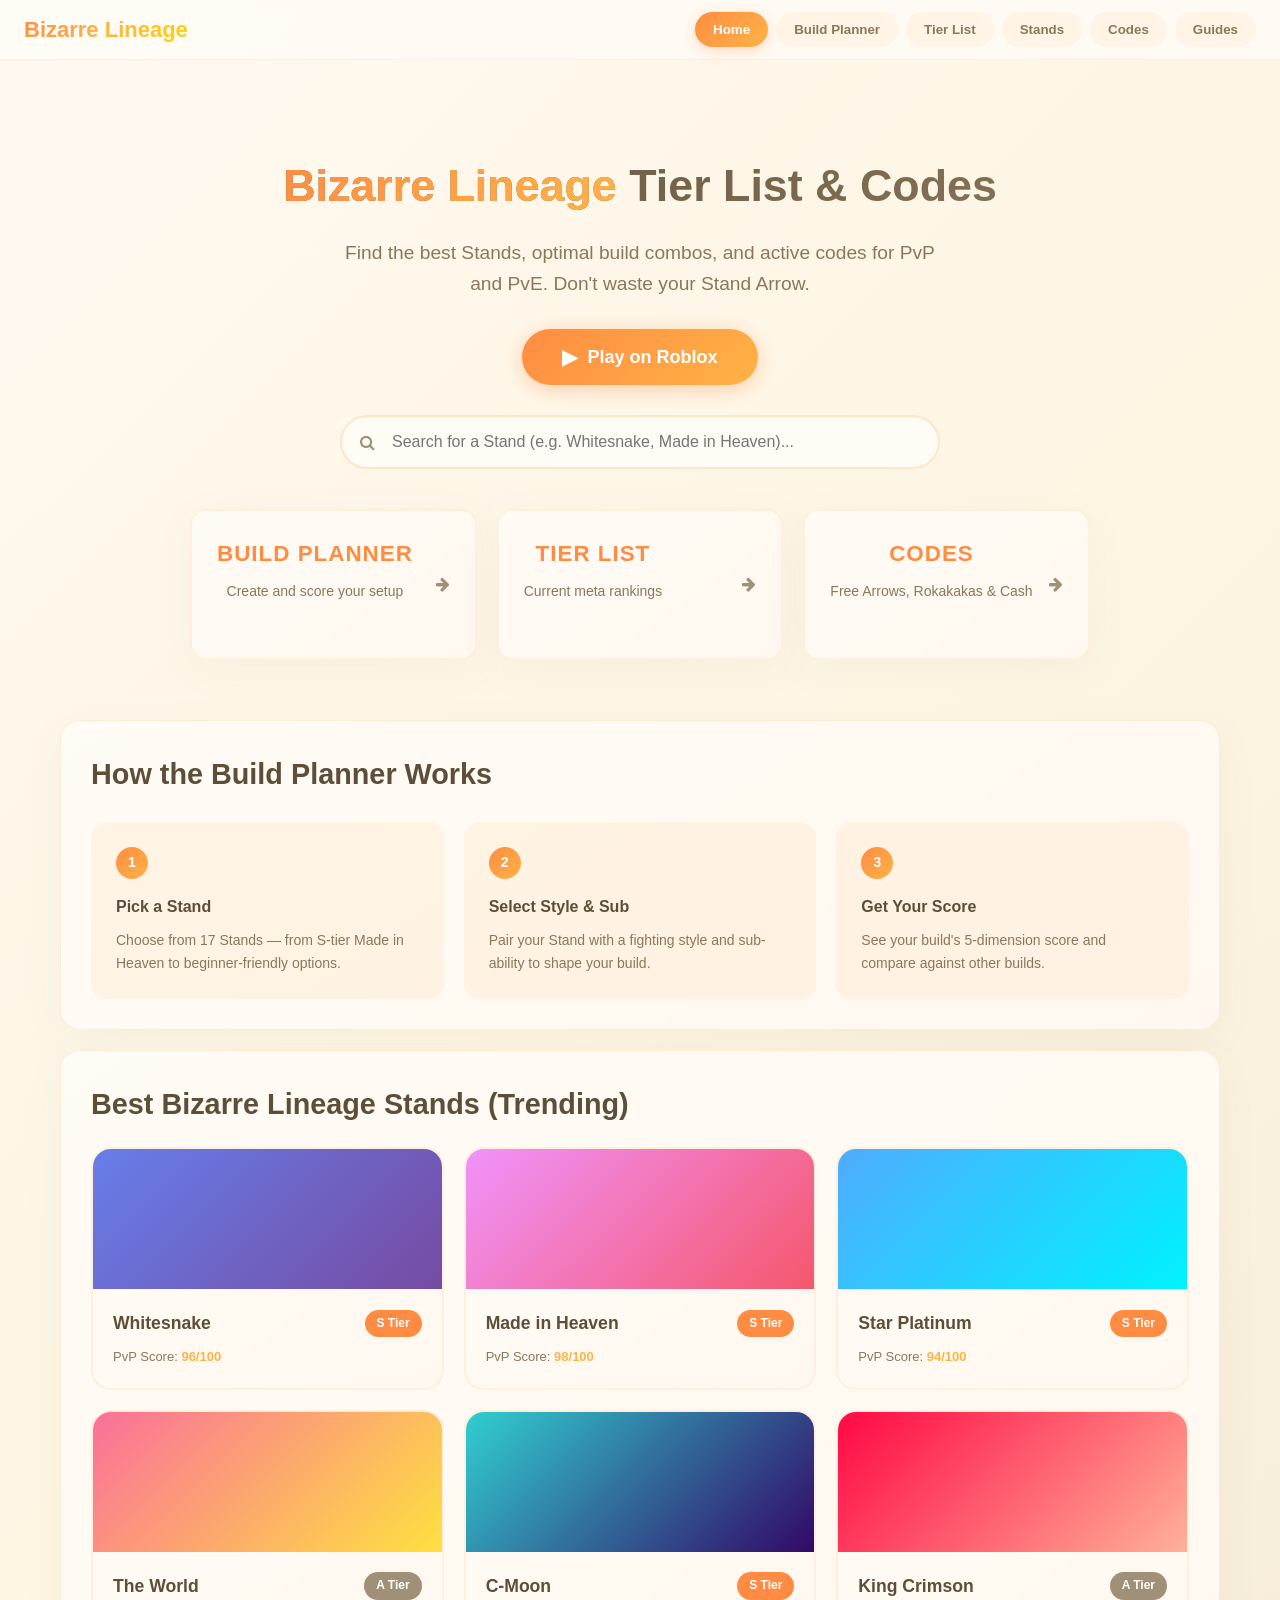
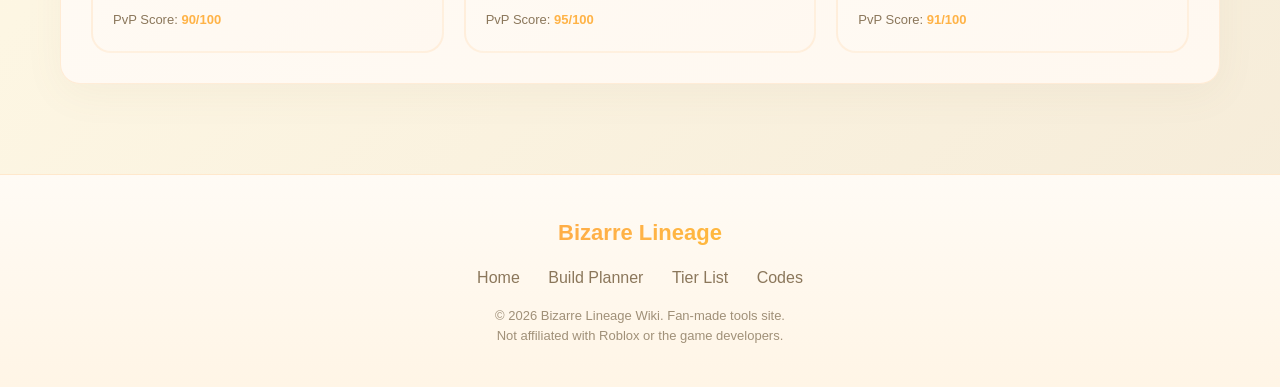
<file: index.html>
<!DOCTYPE html>
<html lang="en">
<head>
    <meta charset="UTF-8">
    <meta name="viewport" content="width=device-width, initial-scale=1.0">
    <title>Bizarre Lineage Wiki - Tier List, Codes & Best Builds (2026)</title>
    <link rel="stylesheet" href="https://cdnjs.cloudflare.com/ajax/libs/font-awesome/4.7.0/css/font-awesome.min.css">
    <link rel="stylesheet" href="css/style.css?v=5">
    
    <!-- Google tag (gtag.js) -->
    <script async src="https://www.googletagmanager.com/gtag/js?id=G-9JQYQHJGFX"></script>
    <script>
        window.dataLayer = window.dataLayer || [];
        function gtag(){dataLayer.push(arguments);}
        gtag('js', new Date());
        gtag('config', 'G-9JQYQHJGFX');
    </script>
    
    <style>
        * { margin: 0; padding: 0; box-sizing: border-box; }
        
        :root {
            --primary: #5D4E37;
            --secondary: #8B775B;
            --accent: #FF8C42;
            --accent-light: #FFB347;
            --bg: #FDF6E3;
            --card: #FFFBF5;
            --border: rgba(255, 180, 100, 0.2);
        }
        
        body {
            font-family: -apple-system, BlinkMacSystemFont, 'Segoe UI', Roboto, sans-serif;
            background: linear-gradient(135deg, #FFF8F0 0%, #FDF6E3 50%, #F5EBD8 100%);
            min-height: 100vh;
            color: var(--primary);
        }
        
        /* Navigation */
        .navbar {
            position: sticky;
            top: 0;
            z-index: 1000;
            background: rgba(255, 251, 245, 0.95);
            backdrop-filter: blur(10px);
            border-bottom: 1px solid var(--border);
            padding: 12px 24px;
            display: flex;
            justify-content: space-between;
            align-items: center;
        }
        
        .logo {
            font-size: 22px;
            font-weight: bold;
            background: linear-gradient(135deg, #FF8C42 0%, #FFB347 50%, #FFD700 100%);
            -webkit-background-clip: text;
            -webkit-text-fill-color: transparent;
            cursor: pointer;
        }
        
        .nav-links {
            display: flex;
            gap: 8px;
        }
        
        .nav-btn {
            padding: 10px 18px;
            border-radius: 25px;
            border: none;
            background: rgba(255, 180, 100, 0.1);
            color: #8B775B;
            font-weight: 600;
            cursor: pointer;
            transition: all 0.3s;
        }
        
        .nav-btn:hover {
            background: rgba(255, 180, 100, 0.2);
            color: #5D4E37;
            transform: translateY(-2px);
        }
        
        .nav-btn.active {
            background: linear-gradient(135deg, #FF8C42 0%, #FFB347 100%);
            color: white;
            box-shadow: 0 4px 15px rgba(255, 140, 66, 0.3);
        }
        
        /* Main Container */
        .container {
            max-width: 1200px;
            margin: 0 auto;
            padding: 30px 20px;
        }
        
        .page {
            display: none;
            animation: fadeIn 0.4s ease;
        }
        
        .page.active {
            display: block;
        }
        
        @keyframes fadeIn {
            from { opacity: 0; transform: translateY(20px); }
            to { opacity: 1; transform: translateY(0); }
        }
        
        /* Cards */
        .card {
            background: linear-gradient(145deg, #FFFBF5 0%, #FFF8F0 100%);
            border-radius: 20px;
            padding: 30px;
            margin-bottom: 20px;
            border: 1px solid var(--border);
            box-shadow: 0 10px 40px rgba(139, 119, 91, 0.06);
        }
        
        /* Hero Section */
        .hero {
            text-align: center;
            padding: 60px 20px;
        }
        
        .hero h1 {
            font-size: 2.8rem;
            margin-bottom: 16px;
        }
        
        .hero h1 span {
            background: linear-gradient(135deg, #FF8C42 0%, #FFB347 100%);
            -webkit-background-clip: text;
            -webkit-text-fill-color: transparent;
        }
        
        .hero p {
            color: #8B775B;
            font-size: 1.2rem;
            max-width: 600px;
            margin: 0 auto 30px;
        }
        
        /* Search */
        .search-box {
            max-width: 600px;
            margin: 0 auto 40px;
            position: relative;
        }
        
        .search-box input {
            width: 100%;
            padding: 16px 20px 16px 50px;
            border: 2px solid rgba(255, 180, 100, 0.3);
            border-radius: 50px;
            font-size: 16px;
            background: #FFFBF5;
            color: #5D4E37;
            transition: all 0.3s;
        }
        
        .search-box input:focus {
            outline: none;
            border-color: #FF8C42;
            box-shadow: 0 0 0 4px rgba(255, 140, 66, 0.15);
        }
        
        .search-box i {
            position: absolute;
            left: 20px;
            top: 50%;
            transform: translateY(-50%);
            color: #A09078;
        }
        
        /* Feature Cards */
        .feature-grid {
            display: grid;
            grid-template-columns: repeat(auto-fit, minmax(280px, 1fr));
            gap: 20px;
            max-width: 900px;
            margin: 0 auto;
        }
        
        .feature-card {
            display: flex;
            align-items: center;
            justify-content: space-between;
            padding: 25px;
            background: linear-gradient(145deg, #FFFBF5 0%, #FFF8F0 100%);
            border-radius: 16px;
            border: 2px solid rgba(255, 180, 100, 0.15);
            cursor: pointer;
            transition: all 0.3s;
        }
        
        .feature-card:hover {
            transform: translateY(-5px);
            box-shadow: 0 20px 50px rgba(139, 119, 91, 0.12);
            border-color: rgba(255, 180, 100, 0.4);
        }
        
        .feature-card:hover h3 {
            color: #FF8C42;
        }
        
        .feature-card:hover .arrow {
            transform: translateX(5px);
            color: #FFB347;
        }
        
        .feature-card .arrow {
            transition: all 0.3s;
            color: #A09078;
        }
        
        /* Build Planner Styles */
        .planner-container {
            display: grid;
            grid-template-columns: 1fr 350px;
            gap: 25px;
        }
        
        @media (max-width: 900px) {
            .planner-container {
                grid-template-columns: 1fr;
            }
        }
        
        .selection-area h3 {
            margin-bottom: 15px;
            color: #5D4E37;
            display: flex;
            align-items: center;
            gap: 10px;
        }
        
        .step-number {
            width: 32px;
            height: 32px;
            background: linear-gradient(135deg, #FF8C42 0%, #FFB347 100%);
            color: white;
            border-radius: 50%;
            display: flex;
            align-items: center;
            justify-content: center;
            font-weight: bold;
            font-size: 14px;
        }
        
        .option-grid {
            display: grid;
            grid-template-columns: repeat(auto-fill, minmax(140px, 1fr));
            gap: 12px;
            margin-bottom: 25px;
        }
        
        .option-btn {
            padding: 15px 10px;
            border: 2px solid rgba(255, 180, 100, 0.2);
            border-radius: 12px;
            background: #FFFBF5;
            cursor: pointer;
            transition: all 0.3s;
            text-align: center;
        }
        
        .option-btn:hover {
            border-color: #FFB347;
            transform: translateY(-2px);
            box-shadow: 0 5px 15px rgba(255, 140, 66, 0.1);
        }
        
        .option-btn.selected {
            border-color: #FF8C42;
            background: rgba(255, 140, 66, 0.1);
            box-shadow: 0 0 0 3px rgba(255, 140, 66, 0.2);
        }
        
        .option-btn .name {
            font-weight: 600;
            color: #5D4E37;
            font-size: 14px;
        }
        
        .option-btn .tier {
            font-size: 11px;
            color: #8B775B;
            margin-top: 6px;
        }
        
        /* Score Panel */
        .score-panel {
            background: linear-gradient(145deg, #FFFBF5 0%, #FFF8F0 100%);
            border-radius: 20px;
            padding: 25px;
            border: 2px solid rgba(255, 180, 100, 0.2);
            position: sticky;
            top: 90px;
            height: fit-content;
        }
        
        .score-panel h3 {
            text-align: center;
            margin-bottom: 20px;
            color: #5D4E37;
        }
        
        .total-score {
            text-align: center;
            margin-bottom: 25px;
        }
        
        .total-score .number {
            font-size: 3.5rem;
            font-weight: bold;
            background: linear-gradient(135deg, #FF8C42 0%, #FFB347 100%);
            -webkit-background-clip: text;
            -webkit-text-fill-color: transparent;
        }
        
        .total-score .label {
            color: #8B775B;
            font-size: 14px;
        }
        
        .score-bar {
            margin-bottom: 15px;
        }
        
        .score-bar-header {
            display: flex;
            justify-content: space-between;
            margin-bottom: 6px;
            font-size: 13px;
        }
        
        .score-bar-header .label {
            color: #5D4E37;
            font-weight: 500;
        }
        
        .score-bar-header .value {
            color: #FF8C42;
            font-weight: bold;
        }
        
        .score-bar-bg {
            height: 10px;
            background: rgba(255, 180, 100, 0.15);
            border-radius: 5px;
            overflow: hidden;
        }
        
        .score-bar-fill {
            height: 100%;
            background: linear-gradient(90deg, #FF8C42 0%, #FFB347 100%);
            border-radius: 5px;
            transition: width 0.5s ease;
        }
        
        .build-summary {
            margin-top: 20px;
            padding-top: 20px;
            border-top: 1px solid rgba(255, 180, 100, 0.2);
        }
        
        .build-summary-item {
            display: flex;
            justify-content: space-between;
            margin-bottom: 10px;
            font-size: 14px;
        }
        
        .build-summary-item .label {
            color: #8B775B;
        }
        
        .build-summary-item .value {
            color: #5D4E37;
            font-weight: 600;
        }
        
        /* Tier List Styles */
        .tier-section {
            margin-bottom: 30px;
        }
        
        .tier-header {
            display: flex;
            align-items: center;
            gap: 15px;
            margin-bottom: 15px;
        }
        
        .tier-badge {
            padding: 10px 24px;
            border-radius: 10px;
            font-weight: bold;
            font-size: 1.2rem;
            color: white;
        }
        
        .tier-s { background: linear-gradient(135deg, #FF8C42 0%, #FFB347 100%); }
        .tier-a { background: #A09078; }
        .tier-b { background: #8B7355; }
        .tier-c { background: #9E9E9E; }
        
        .tier-stands {
            display: grid;
            grid-template-columns: repeat(auto-fill, minmax(200px, 1fr));
            gap: 15px;
        }
        
        .tier-stand-card {
            background: linear-gradient(145deg, #FFFBF5 0%, #FFF8F0 100%);
            border-radius: 16px;
            padding: 20px;
            border: 2px solid rgba(255, 180, 100, 0.15);
            cursor: pointer;
            transition: all 0.3s;
            box-shadow: 0 4px 15px rgba(139, 119, 91, 0.05);
        }
        
        .tier-stand-card:hover {
            transform: translateY(-3px);
            box-shadow: 0 10px 30px rgba(139, 119, 91, 0.1);
            border-color: rgba(255, 180, 100, 0.3);
        }
        
        .tier-stand-card .icon {
            font-size: 3rem;
            margin-bottom: 10px;
        }
        
        /* Stand Cards Grid */
        .stands-grid {
            display: grid;
            grid-template-columns: repeat(auto-fill, minmax(280px, 1fr));
            gap: 20px;
        }
        
        .stand-card {
            background: linear-gradient(145deg, #FFFBF5 0%, #FFF8F0 100%);
            border-radius: 20px;
            overflow: hidden;
            border: 2px solid rgba(255, 180, 100, 0.15);
            cursor: pointer;
            transition: all 0.3s;
        }
        
        .stand-card:hover {
            transform: translateY(-8px);
            box-shadow: 0 20px 50px rgba(139, 119, 91, 0.12);
        }
        
        .stand-card-banner {
            height: 140px;
            display: flex;
            align-items: center;
            justify-content: center;
            font-size: 4rem;
        }
        
        .stand-card-info {
            padding: 20px;
        }
        
        .stand-card-header {
            display: flex;
            justify-content: space-between;
            align-items: center;
            margin-bottom: 10px;
        }
        
        .stand-card-header h4 {
            font-size: 1.1rem;
        }
        
        .stand-tier-badge {
            padding: 4px 12px;
            border-radius: 20px;
            font-size: 12px;
            font-weight: bold;
            color: white;
        }
        
        /* Codes Section */
        .code-list {
            display: flex;
            flex-direction: column;
            gap: 15px;
        }
        
        .code-item {
            display: flex;
            justify-content: space-between;
            align-items: center;
            padding: 20px 25px;
            background: #FFFBF5;
            border-radius: 14px;
            border-left: 4px solid #2ecc71;
            cursor: pointer;
            transition: all 0.3s;
        }
        
        .code-item:hover {
            transform: translateX(5px);
            box-shadow: 0 5px 20px rgba(46, 204, 113, 0.1);
        }
        
        .code-text {
            background: rgba(255, 140, 66, 0.1);
            padding: 8px 16px;
            border-radius: 8px;
            color: #FF8C42;
            font-weight: bold;
            font-family: monospace;
        }
        
        .code-status {
            background: #2ecc71;
            color: white;
            padding: 6px 14px;
            border-radius: 20px;
            font-size: 12px;
            font-weight: 600;
        }
        
        /* Guides Grid */
        .guides-grid {
            display: grid;
            grid-template-columns: repeat(auto-fill, minmax(300px, 1fr));
            gap: 20px;
        }
        
        .guide-card {
            background: linear-gradient(145deg, #FFFBF5 0%, #FFF8F0 100%);
            border-radius: 16px;
            padding: 25px;
            border: 2px solid rgba(255, 180, 100, 0.15);
            cursor: pointer;
            transition: all 0.3s;
        }
        
        .guide-card:hover {
            transform: translateY(-5px);
            box-shadow: 0 15px 40px rgba(139, 119, 91, 0.1);
            border-color: rgba(255, 180, 100, 0.3);
        }
        
        .guide-card:hover h4 {
            color: #FF8C42;
        }
        
        /* FAQ */
        .faq-item {
            background: rgba(255, 180, 100, 0.05);
            border-radius: 16px;
            padding: 25px;
            margin-bottom: 15px;
            border: 2px solid rgba(255, 180, 100, 0.1);
            cursor: pointer;
            transition: all 0.3s;
        }
        
        .faq-item:hover {
            box-shadow: 0 10px 30px rgba(139, 119, 91, 0.08);
        }
        
        .faq-item h4 {
            display: flex;
            align-items: center;
            gap: 10px;
            margin-bottom: 10px;
        }
        
        .faq-item h4 i {
            color: #FF8C42;
        }
        
        /* Footer */
        footer {
            text-align: center;
            padding: 40px 20px;
            background: linear-gradient(180deg, #FFFBF5 0%, #FFF5E6 100%);
            border-top: 1px solid var(--border);
            margin-top: 40px;
        }
        
        footer .logo {
            margin-bottom: 15px;
        }
        
        footer .links {
            margin-bottom: 15px;
        }
        
        footer .links a {
            color: #8B775B;
            text-decoration: none;
            margin: 0 12px;
            transition: color 0.3s;
        }
        
        footer .links a:hover {
            color: #FF8C42;
        }
        
        footer .disclaimer {
            color: #A09078;
            font-size: 13px;
        }
        
        /* Responsive */
        @media (max-width: 768px) {
            .nav-links {
                display: none;
            }
            
            .hero h1 {
                font-size: 2rem;
            }
            
            .planner-container {
                grid-template-columns: 1fr;
            }
            
            .score-panel {
                position: relative;
                top: 0;
            }
            
            .option-grid {
                grid-template-columns: repeat(2, 1fr);
            }
        }
    </style>
</head>
<body>
    <!-- Navigation -->
    <nav class="navbar">
        <div class="logo" onclick="showPage('home')">Bizarre Lineage</div>
        <div class="nav-links">
            <button class="nav-btn active" onclick="showPage('home')">Home</button>
            <button class="nav-btn" onclick="showPage('planner')">Build Planner</button>
            <button class="nav-btn" onclick="showPage('tierlist')">Tier List</button>
            <button class="nav-btn" onclick="showPage('stands')">Stands</button>
            <button class="nav-btn" onclick="showPage('codes')">Codes</button>
            <button class="nav-btn" onclick="showPage('guides')">Guides</button>
        </div>
    </nav>

    <div class="container">
        <!-- HOME PAGE -->
        <div id="home" class="page active">
            <div class="hero">
                <h1><span>Bizarre Lineage</span> Tier List & Codes</h1>
                <p>Find the best Stands, optimal build combos, and active codes for PvP and PvE. Don't waste your Stand Arrow.</p>
                
                <!-- Play on Roblox Button -->
                <div style="margin: 30px 0;">
                    <button onclick="openRobloxModal()" class="play-roblox-btn" style="
                        background: linear-gradient(135deg, #FF8C42 0%, #FFB347 100%);
                        color: white;
                        border: none;
                        padding: 16px 40px;
                        font-size: 18px;
                        font-weight: bold;
                        border-radius: 50px;
                        cursor: pointer;
                        box-shadow: 0 4px 20px rgba(255, 140, 66, 0.4);
                        transition: all 0.3s;
                        display: inline-flex;
                        align-items: center;
                        gap: 10px;
                    " onmouseover="this.style.transform='scale(1.05)'; this.style.boxShadow='0 6px 30px rgba(255, 140, 66, 0.5)'" 
                       onmouseout="this.style.transform='scale(1)'; this.style.boxShadow='0 4px 20px rgba(255, 140, 66, 0.4)'">
                        <span style="font-size: 20px;">▶</span> Play on Roblox
                    </button>
                </div>
                
                <div class="search-box">
                    <i class="fa fa-search"></i>
                    <input type="text" placeholder="Search for a Stand (e.g. Whitesnake, Made in Heaven)...">
                </div>
                
                <div class="feature-grid">
                    <div class="feature-card" onclick="showPage('planner')">
                        <div>
                            <h3>Build Planner</h3>
                            <p style="color: #8B775B; font-size: 14px;">Create and score your setup</p>
                        </div>
                        <i class="fa fa-arrow-right arrow"></i>
                    </div>
                    <div class="feature-card" onclick="showPage('tierlist')">
                        <div>
                            <h3>Tier List</h3>
                            <p style="color: #8B775B; font-size: 14px;">Current meta rankings</p>
                        </div>
                        <i class="fa fa-arrow-right arrow"></i>
                    </div>
                    <div class="feature-card" onclick="showPage('codes')">
                        <div>
                            <h3>Codes</h3>
                            <p style="color: #8B775B; font-size: 14px;">Free Arrows, Rokakakas & Cash</p>
                        </div>
                        <i class="fa fa-arrow-right arrow"></i>
                    </div>
                </div>
            </div>
            
            <!-- How it Works -->
            <div class="card">
                <h2 style="margin-bottom: 25px;">How the Build Planner Works</h2>
                <div style="display: grid; grid-template-columns: repeat(auto-fit, minmax(250px, 1fr)); gap: 20px;">
                    <div style="padding: 25px; background: rgba(255,180,100,0.1); border-radius: 16px;">
                        <div class="step-number">1</div>
                        <h4 style="margin: 15px 0 10px;">Pick a Stand</h4>
                        <p style="color: #8B775B; font-size: 14px;">Choose from 17 Stands — from S-tier Made in Heaven to beginner-friendly options.</p>
                    </div>
                    <div style="padding: 25px; background: rgba(255,180,100,0.1); border-radius: 16px;">
                        <div class="step-number">2</div>
                        <h4 style="margin: 15px 0 10px;">Select Style & Sub</h4>
                        <p style="color: #8B775B; font-size: 14px;">Pair your Stand with a fighting style and sub-ability to shape your build.</p>
                    </div>
                    <div style="padding: 25px; background: rgba(255,180,100,0.1); border-radius: 16px;">
                        <div class="step-number">3</div>
                        <h4 style="margin: 15px 0 10px;">Get Your Score</h4>
                        <p style="color: #8B775B; font-size: 14px;">See your build's 5-dimension score and compare against other builds.</p>
                    </div>
                </div>
            </div>
            
            <!-- Trending Stands -->
            <div class="card">
                <h2 style="margin-bottom: 20px;">Best Bizarre Lineage Stands (Trending)</h2>
                <div class="stands-grid" id="trending-stands"></div>
            </div>
        </div>

        <!-- BUILD PLANNER PAGE -->
        <div id="planner" class="page">
            <div class="card" style="margin-bottom: 20px;">
                <h2>Build Planner</h2>
                <p style="color: #8B775B;">Create your optimal build and see the 5-dimension score breakdown.</p>
            </div>
            
            <div class="planner-container">
                <div class="selection-area">
                    <!-- Step 1: Select Stand -->
                    <div class="card">
                        <h3><span class="step-number">1</span> Select Stand</h3>
                        <div class="option-grid" id="stand-options"></div>
                    </div>
                    
                    <!-- Step 2: Select Style -->
                    <div class="card">
                        <h3><span class="step-number">2</span> Select Fighting Style</h3>
                        <div class="option-grid" id="style-options"></div>
                    </div>
                    
                    <!-- Step 3: Select Sub -->
                    <div class="card">
                        <h3><span class="step-number">3</span> Select Sub-Ability</h3>
                        <div class="option-grid" id="sub-options"></div>
                    </div>
                </div>
                
                <!-- Score Panel -->
                <div class="score-panel">
                    <h3>Build Score</h3>
                    <div class="total-score">
                        <div class="number" id="total-score">0</div>
                        <div class="label">Total Score</div>
                    </div>
                    
                    <div id="score-bars">
                        <div class="score-bar">
                            <div class="score-bar-header">
                                <span class="label">PvP</span>
                                <span class="value" id="pvp-score-display">0/100</span>
                            </div>
                            <div class="score-bar-bg">
                                <div class="score-bar-fill" id="pvp-bar" style="width: 0%"></div>
                            </div>
                        </div>
                        <div class="score-bar">
                            <div class="score-bar-header">
                                <span class="label">PvE</span>
                                <span class="value" id="pve-score-display">0/100</span>
                            </div>
                            <div class="score-bar-bg">
                                <div class="score-bar-fill" id="pve-bar" style="width: 0%"></div>
                            </div>
                        </div>
                        <div class="score-bar">
                            <div class="score-bar-header">
                                <span class="label">Survival</span>
                                <span class="value" id="survival-score-display">0/100</span>
                            </div>
                            <div class="score-bar-bg">
                                <div class="score-bar-fill" id="survival-bar" style="width: 0%"></div>
                            </div>
                        </div>
                        <div class="score-bar">
                            <div class="score-bar-header">
                                <span class="label">Mobility</span>
                                <span class="value" id="mobility-score-display">0/100</span>
                            </div>
                            <div class="score-bar-bg">
                                <div class="score-bar-fill" id="mobility-bar" style="width: 0%"></div>
                            </div>
                        </div>
                        <div class="score-bar">
                            <div class="score-bar-header">
                                <span class="label">Cost Efficiency</span>
                                <span class="value" id="cost-score-display">0/100</span>
                            </div>
                            <div class="score-bar-bg">
                                <div class="score-bar-fill" id="cost-bar" style="width: 0%"></div>
                            </div>
                        </div>
                    </div>
                    
                    <div class="build-summary" id="build-summary">
                        <div class="build-summary-item">
                            <span class="label">Stand:</span>
                            <span class="value" id="summary-stand">None</span>
                        </div>
                        <div class="build-summary-item">
                            <span class="label">Style:</span>
                            <span class="value" id="summary-style">None</span>
                        </div>
                        <div class="build-summary-item">
                            <span class="label">Sub:</span>
                            <span class="value" id="summary-sub">None</span>
                        </div>
                    </div>
                </div>
            </div>
        </div>

        <!-- TIER LIST PAGE -->
        <div id="tierlist" class="page">
            <div class="card">
                <h2>Bizarre Lineage Tier List</h2>
                <p style="color: #8B775B; margin-top: 10px;">Current meta rankings for all Stands. Filter by overall power, player elimination (PvP), or optimal grinding speeds (PvE).</p>
            </div>
            
            <div id="tier-list-container"></div>
        </div>

        <!-- STANDS PAGE -->
        <div id="stands" class="page">
            <div class="card">
                <h2>All Stands</h2>
                <p style="color: #8B775B; margin-top: 10px;">Browse all available Stands in Bizarre Lineage.</p>
            </div>
            <div class="stands-grid" id="all-stands"></div>
        </div>

        <!-- CODES PAGE -->
        <div id="codes" class="page">
            <div class="card">
                <h2>Active Codes</h2>
                <p style="color: #8B775B; margin-top: 10px;">Redeem these codes for free Stand Arrows, Rokakakas, Cash, and XP boosts!</p>
            </div>
            
            <div class="card">
                <div class="code-list">
                    <div class="code-item">
                        <div>
                            <span class="code-text">THANKS100K</span>
                            <span style="color: #5D4E37; margin-left: 15px;">Free Lucky Arrow + 10k Cash</span>
                        </div>
                        <span class="code-status">Active</span>
                    </div>
                    <div class="code-item">
                        <div>
                            <span class="code-text">UPDATE2</span>
                            <span style="color: #5D4E37; margin-left: 15px;">2x XP Boost (1 Hour)</span>
                        </div>
                        <span class="code-status">Active</span>
                    </div>
                    <div class="code-item">
                        <div>
                            <span class="code-text">FIXES</span>
                            <span style="color: #5D4E37; margin-left: 15px;">Rokakaka Fruit x3</span>
                        </div>
                        <span class="code-status">Active</span>
                    </div>
                    <div class="code-item">
                        <div>
                            <span class="code-text">NEWYEAR2026</span>
                            <span style="color: #5D4E37; margin-left: 15px;">Stand Arrow x5 + Cash</span>
                        </div>
                        <span class="code-status">Active</span>
                    </div>
                </div>
            </div>
        </div>

        <!-- GUIDES PAGE -->
        <div id="guides" class="page">
            <div class="card">
                <h2>📚 Popular Guides</h2>
                <p style="color: #8B775B; margin-top: 10px;">Learn how to master your Stands and dominate in PvP.</p>
            </div>
            
            <div class="guides-grid">
                <div class="guide-card">
                    <h4 style="margin-bottom: 10px;">Whitesnake Build Guide</h4>
                    <p style="color: #8B775B; font-size: 14px;">Master the best PvP build with Boxing and Hamon combo.</p>
                </div>
                <div class="guide-card">
                    <h4 style="margin-bottom: 10px;">Made in Heaven Guide</h4>
                    <p style="color: #8B775B; font-size: 14px;">Unlock the ultimate speed Stand and dominate the arena.</p>
                </div>
                <div class="guide-card">
                    <h4 style="margin-bottom: 10px;">Leveling Guide (1-50)</h4>
                    <p style="color: #8B775B; font-size: 14px;">Fastest way to level up and unlock Prestige mode.</p>
                </div>
                <div class="guide-card">
                    <h4 style="margin-bottom: 10px;">Boxing Style Guide</h4>
                    <p style="color: #8B775B; font-size: 14px;">The most versatile fighting style for PvP combat.</p>
                </div>
                <div class="guide-card">
                    <h4 style="margin-bottom: 10px;">Hamon Sub-Ability</h4>
                    <p style="color: #8B775B; font-size: 14px;">Complete guide to the Ripple energy breathing technique.</p>
                </div>
                <div class="guide-card">
                    <h4 style="margin-bottom: 10px;">Prestige Requirements</h4>
                    <p style="color: #8B775B; font-size: 14px;">Everything you need to know about Prestige system.</p>
                </div>
                <div class="guide-card">
                    <h4 style="margin-bottom: 10px;">The World High Voltage</h4>
                    <p style="color: #8B775B; font-size: 14px;">Unlock the true potential of The World Stand.</p>
                </div>
                <div class="guide-card">
                    <h4 style="margin-bottom: 10px;">King Crimson Build</h4>
                    <p style="color: #8B775B; font-size: 14px;">Master time skip and epitaph abilities.</p>
                </div>
            </div>
        </div>
    </div>

    <!-- Footer -->
    <!-- Roblox Modal -->
    <div id="robloxModal" style="
        display: none;
        position: fixed;
        top: 0;
        left: 0;
        width: 100%;
        height: 100%;
        background: rgba(0, 0, 0, 0.6);
        z-index: 9999;
        justify-content: center;
        align-items: center;
    " onclick="closeRobloxModal(event)">
        <div style="
            background: linear-gradient(145deg, #FFFBF5 0%, #FFF8F0 100%);
            border-radius: 24px;
            padding: 40px;
            max-width: 450px;
            width: 90%;
            text-align: center;
            box-shadow: 0 25px 80px rgba(0, 0, 0, 0.3);
            border: 2px solid rgba(255, 180, 100, 0.3);
            animation: modalFadeIn 0.3s ease;
        " onclick="event.stopPropagation()">
            <div style="
                width: 80px;
                height: 80px;
                background: linear-gradient(135deg, #FF8C42 0%, #FFB347 100%);
                border-radius: 50%;
                margin: 0 auto 20px;
                display: flex;
                align-items: center;
                justify-content: center;
                font-size: 36px;
                color: white;
            ">▶</div>
            <h3 style="color: #5D4E37; margin-bottom: 15px; font-size: 1.5rem;">Play Bizarre Lineage</h3>
            <p style="color: #8B775B; margin-bottom: 30px; line-height: 1.6;">
                You're about to be redirected to Roblox to play Bizarre Lineage. Join the adventure now!
            </p>
            <div style="display: flex; gap: 15px; justify-content: center;">
                <button onclick="closeRobloxModal()" style="
                    padding: 12px 28px;
                    border: 2px solid rgba(255, 180, 100, 0.3);
                    background: transparent;
                    color: #8B775B;
                    border-radius: 25px;
                    cursor: pointer;
                    font-weight: 600;
                    transition: all 0.3s;
                " onmouseover="this.style.borderColor='#FF8C42'; this.style.color='#FF8C42'" 
                   onmouseout="this.style.borderColor='rgba(255, 180, 100, 0.3)'; this.style.color='#8B775B'">
                    Cancel
                </button>
                <button onclick="goToRoblox()" style="
                    padding: 12px 28px;
                    background: linear-gradient(135deg, #FF8C42 0%, #FFB347 100%);
                    color: white;
                    border: none;
                    border-radius: 25px;
                    cursor: pointer;
                    font-weight: 600;
                    box-shadow: 0 4px 15px rgba(255, 140, 66, 0.3);
                    transition: all 0.3s;
                " onmouseover="this.style.transform='translateY(-2px)'; this.style.boxShadow='0 6px 20px rgba(255, 140, 66, 0.4)'"
                   onmouseout="this.style.transform='translateY(0)'; this.style.boxShadow='0 4px 15px rgba(255, 140, 66, 0.3)'">
                    Open Roblox
                </button>
            </div>
        </div>
    </div>

    <style>
        @keyframes modalFadeIn {
            from { opacity: 0; transform: scale(0.9); }
            to { opacity: 1; transform: scale(1); }
        }
    </style>

    <footer>
        <div class="logo">Bizarre Lineage</div>
        <div class="links">
            <a href="#" onclick="showPage('home')">Home</a>
            <a href="#" onclick="showPage('planner')">Build Planner</a>
            <a href="#" onclick="showPage('tierlist')">Tier List</a>
            <a href="#" onclick="showPage('codes')">Codes</a>
        </div>
        <div class="disclaimer">
            © 2026 Bizarre Lineage Wiki. Fan-made tools site.<br>
            Not affiliated with Roblox or the game developers.
        </div>
    </footer>

    <script>
        // Data
        const stands = [
            { id: 'whitesnake', name: 'Whitesnake', tier: 'S', color: 'linear-gradient(135deg, #667eea 0%, #764ba2 100%)', pvp: 96, pve: 74, survival: 72, mobility: 68, cost: 65, bestStyle: 'boxing', damage: 'S', sustain: 'B' },
            { id: 'mih', name: 'Made in Heaven', tier: 'S', color: 'linear-gradient(135deg, #f093fb 0%, #f5576c 100%)', pvp: 98, pve: 68, survival: 76, mobility: 100, cost: 45, bestStyle: 'kendo', damage: 'S', sustain: 'C' },
            { id: 'sp', name: 'Star Platinum', tier: 'S', color: 'linear-gradient(135deg, #4facfe 0%, #00f2fe 100%)', pvp: 94, pve: 86, survival: 82, mobility: 72, cost: 68, bestStyle: 'boxing', damage: 'S', sustain: 'B' },
            { id: 'tw', name: 'The World', tier: 'A', color: 'linear-gradient(135deg, #fa709a 0%, #fee140 100%)', pvp: 90, pve: 82, survival: 78, mobility: 62, cost: 72, bestStyle: 'vampire', damage: 'A', sustain: 'B' },
            { id: 'cmoon', name: 'C-Moon', tier: 'S', color: 'linear-gradient(135deg, #30cfd0 0%, #330867 100%)', pvp: 95, pve: 76, survival: 74, mobility: 70, cost: 58, bestStyle: 'boxing', damage: 'S', sustain: 'C' },
            { id: 'kc', name: 'King Crimson', tier: 'A', color: 'linear-gradient(135deg, #ff0844 0%, #ffb199 100%)', pvp: 91, pve: 74, survival: 70, mobility: 78, cost: 70, bestStyle: 'boxing', damage: 'A', sustain: 'B' },
            { id: 'kq', name: 'Killer Queen', tier: 'A', color: 'linear-gradient(135deg, #f6d365 0%, #fda085 100%)', pvp: 87, pve: 84, survival: 80, mobility: 58, cost: 74, bestStyle: 'vampire', damage: 'B', sustain: 'A' },
            { id: 'cd', name: 'Crazy Diamond', tier: 'B', color: 'linear-gradient(135deg, #84fab0 0%, #8fd3f4 100%)', pvp: 78, pve: 92, survival: 88, mobility: 64, cost: 82, bestStyle: 'boxing', damage: 'B', sustain: 'S' },
            { id: 'ge', name: 'Gold Experience', tier: 'B', color: 'linear-gradient(135deg, #d4fc79 0%, #96e6a1 100%)', pvp: 75, pve: 90, survival: 84, mobility: 68, cost: 80, bestStyle: 'kendo', damage: 'B', sustain: 'A' },
            { id: 'wr', name: 'Weather Report', tier: 'A', color: 'linear-gradient(135deg, #a8edea 0%, #fed6e3 100%)', pvp: 88, pve: 86, survival: 74, mobility: 76, cost: 68, bestStyle: 'kendo', damage: 'A', sustain: 'A' },
            { id: 'anubis', name: 'Anubis', tier: 'B', color: 'linear-gradient(135deg, #ffecd2 0%, #fcb69f 100%)', pvp: 83, pve: 78, survival: 68, mobility: 74, cost: 88, bestStyle: 'kendo', damage: 'A', sustain: 'C' },
            { id: 'mr', name: "Magician's Red", tier: 'C', color: 'linear-gradient(135deg, #fa709a 0%, #fee140 100%)', pvp: 68, pve: 74, survival: 64, mobility: 60, cost: 92, bestStyle: 'hamon', damage: 'B', sustain: 'B' }
        ];

        const styles = [
            { id: 'boxing', name: 'Boxing', pvp: 8, pve: 6, survival: 8, mobility: 4, cost: 0 },
            { id: 'kendo', name: 'Kendo', pvp: 6, pve: 8, survival: 5, mobility: 6, cost: 0 },
            { id: 'vampire', name: 'Vampire', pvp: 9, pve: 5, survival: 10, mobility: 7, cost: 0 },
            { id: 'hamon', name: 'Hamon', pvp: 5, pve: 10, survival: 7, mobility: 5, cost: 0 }
        ];

        const subs = [
            { id: 'hamon', name: 'Hamon', pvp: 4, pve: 8, survival: 6, mobility: 3, cost: 0 },
            { id: 'spin', name: 'Spin', pvp: 6, pve: 5, survival: 4, mobility: 8, cost: 0 },
            { id: 'cyborg', name: 'Cyborg', pvp: 5, pve: 6, survival: 8, mobility: 2, cost: 0 },
            { id: 'vampire', name: 'Vampire', pvp: 7, pve: 4, survival: 7, mobility: 5, cost: 0 }
        ];

        // State
        let selectedStand = null;
        let selectedStyle = null;
        let selectedSub = null;

        // Initialize
        function init() {
            renderTrendingStands();
            renderStandOptions();
            renderStyleOptions();
            renderSubOptions();
            renderTierList();
            renderAllStands();
        }

        // Page Navigation
        function showPage(pageName) {
            document.querySelectorAll('.page').forEach(p => p.classList.remove('active'));
            document.querySelectorAll('.nav-btn').forEach(b => b.classList.remove('active'));
            
            document.getElementById(pageName).classList.add('active');
            event.target.closest('.nav-btn')?.classList.add('active');
            
            // Update nav buttons
            const navBtns = document.querySelectorAll('.nav-btn');
            navBtns.forEach(btn => {
                if (btn.getAttribute('onclick').includes(pageName)) {
                    btn.classList.add('active');
                } else {
                    btn.classList.remove('active');
                }
            });
            
            window.scrollTo({ top: 0, behavior: 'smooth' });
        }

        // Render Functions
        function renderTrendingStands() {
            const container = document.getElementById('trending-stands');
            const trending = stands.filter(s => ['S', 'A'].includes(s.tier)).slice(0, 6);
            container.innerHTML = trending.map(stand => createStandCard(stand)).join('');
        }

        function renderAllStands() {
            const container = document.getElementById('all-stands');
            container.innerHTML = stands.map(stand => createStandCard(stand)).join('');
        }

        function createStandCard(stand) {
            const tierColor = stand.tier === 'S' ? '#FF8C42' : stand.tier === 'A' ? '#A09078' : '#8B7355';
            return `
                <div class="stand-card" onclick="selectStandFromCard('${stand.id}')">
                    <div class="stand-card-banner" style="background: ${stand.color};"></div>
                    <div class="stand-card-info">
                        <div class="stand-card-header">
                            <h4>${stand.name}</h4>
                            <span class="stand-tier-badge" style="background: ${tierColor};">${stand.tier} Tier</span>
                        </div>
                        <p style="color: #8B775B; font-size: 13px;">PvP Score: <strong style="color: #FFB347;">${stand.pvp}/100</strong></p>
                    </div>
                </div>
            `;
        }

        function renderStandOptions() {
            const container = document.getElementById('stand-options');
            container.innerHTML = stands.map(stand => `
                <div class="option-btn ${selectedStand?.id === stand.id ? 'selected' : ''}" onclick="selectStand('${stand.id}')">
                    <div class="name">${stand.name}</div>
                    <div class="tier">${stand.tier} Tier</div>
                </div>
            `).join('');
        }

        function renderStyleOptions() {
            const container = document.getElementById('style-options');
            container.innerHTML = styles.map(style => `
                <div class="option-btn ${selectedStyle?.id === style.id ? 'selected' : ''}" onclick="selectStyle('${style.id}')">
                    <div class="name">${style.name}</div>
                </div>
            `).join('');
        }

        function renderSubOptions() {
            const container = document.getElementById('sub-options');
            container.innerHTML = subs.map(sub => `
                <div class="option-btn ${selectedSub?.id === sub.id ? 'selected' : ''}" onclick="selectSub('${sub.id}')">
                    <div class="name">${sub.name}</div>
                </div>
            `).join('');
        }

        function renderTierList() {
            const container = document.getElementById('tier-list-container');
            const tiers = ['S', 'A', 'B'];
            const tierNames = { S: 'God Tier - Dominates the meta', A: 'Excellent - Strong picks', B: 'Good - Viable options' };
            
            container.innerHTML = tiers.map(tier => {
                const tierStands = stands.filter(s => s.tier === tier);
                return `
                    <div class="tier-section">
                        <div class="tier-header">
                            <span class="tier-badge tier-${tier.toLowerCase()}">${tier} Tier</span>
                            <span style="color: #8B775B;">${tierNames[tier]}</span>
                        </div>
                        <div class="tier-stands">
                            ${tierStands.map(stand => `
                                <div class="tier-stand-card" onclick="selectStandFromCard('${stand.id}')">
                                    <div style="font-weight: 600; color: #5D4E37; font-size: 15px; margin-bottom: 10px;">${stand.name}</div>
                                    <div style="display: flex; justify-content: space-between; font-size: 12px; margin-bottom: 6px;">
                                        <span style="color: #8B775B;">Damage:</span>
                                        <span style="color: #FF8C42; font-weight: 600;">${stand.damage || 'A'}</span>
                                    </div>
                                    <div style="display: flex; justify-content: space-between; font-size: 12px; margin-bottom: 6px;">
                                        <span style="color: #8B775B;">Sustain:</span>
                                        <span style="color: #FF8C42; font-weight: 600;">${stand.sustain || 'B'}</span>
                                    </div>
                                    <div style="display: flex; justify-content: space-between; font-size: 12px;">
                                        <span style="color: #8B775B;">Best with:</span>
                                        <span style="color: #5D4E37; font-weight: 600; text-transform: capitalize;">${stand.bestStyle || 'boxing'}</span>
                                    </div>
                                </div>
                            `).join('')}
                        </div>
                    </div>
                `;
            }).join('');
        }

        // Selection Functions
        function selectStand(standId) {
            selectedStand = stands.find(s => s.id === standId);
            renderStandOptions();
            updateScore();
            updateSummary();
        }

        function selectStandFromCard(standId) {
            selectStand(standId);
            showPage('planner');
        }

        function selectStyle(styleId) {
            selectedStyle = styles.find(s => s.id === styleId);
            renderStyleOptions();
            updateScore();
            updateSummary();
        }

        function selectSub(subId) {
            selectedSub = subs.find(s => s.id === subId);
            renderSubOptions();
            updateScore();
            updateSummary();
        }

        // Score Calculation with Animation
        let currentScores = { pvp: 0, pve: 0, survival: 0, mobility: 0, cost: 0, total: 0 };
        
        function animateValue(id, start, end, duration, suffix = '') {
            const obj = document.getElementById(id);
            const range = end - start;
            const minTimer = 50;
            let stepTime = Math.abs(Math.floor(duration / range));
            stepTime = Math.max(stepTime, minTimer);
            
            let startTime = new Date().getTime();
            let endTime = startTime + duration;
            let timer;
            
            function run() {
                let now = new Date().getTime();
                let remaining = Math.max((endTime - now) / duration, 0);
                let value = Math.round(end - (remaining * range));
                obj.textContent = value + suffix;
                if (value == end) {
                    clearInterval(timer);
                }
            }
            
            timer = setInterval(run, stepTime);
            run();
        }
        
        function updateScore() {
            if (!selectedStand) {
                resetScores();
                return;
            }

            let pvp = selectedStand.pvp;
            let pve = selectedStand.pve;
            let survival = selectedStand.survival;
            let mobility = selectedStand.mobility;
            let cost = selectedStand.cost;

            if (selectedStyle) {
                pvp += selectedStyle.pvp;
                pve += selectedStyle.pve;
                survival += selectedStyle.survival;
                mobility += selectedStyle.mobility;
            }

            if (selectedSub) {
                pvp += selectedSub.pvp;
                pve += selectedSub.pve;
                survival += selectedSub.survival;
                mobility += selectedSub.mobility;
            }

            // Cap at 100
            pvp = Math.min(pvp, 100);
            pve = Math.min(pve, 100);
            survival = Math.min(survival, 100);
            mobility = Math.min(mobility, 100);

            const total = Math.round((pvp + pve + survival + mobility + cost) / 5);

            // Animate display
            animateValue('total-score', currentScores.total, total, 400);
            animateValue('pvp-score-display', currentScores.pvp, pvp, 300, '/100');
            animateValue('pve-score-display', currentScores.pve, pve, 300, '/100');
            animateValue('survival-score-display', currentScores.survival, survival, 300, '/100');
            animateValue('mobility-score-display', currentScores.mobility, mobility, 300, '/100');
            animateValue('cost-score-display', currentScores.cost, cost, 300, '/100');

            // Update bars with animation
            document.getElementById('pvp-bar').style.width = `${pvp}%`;
            document.getElementById('pve-bar').style.width = `${pve}%`;
            document.getElementById('survival-bar').style.width = `${survival}%`;
            document.getElementById('mobility-bar').style.width = `${mobility}%`;
            document.getElementById('cost-bar').style.width = `${cost}%`;
            
            // Store current scores
            currentScores = { pvp, pve, survival, mobility, cost, total };
        }

        function resetScores() {
            document.getElementById('total-score').textContent = '0';
            ['pvp', 'pve', 'survival', 'mobility', 'cost'].forEach(stat => {
                document.getElementById(`${stat}-score-display`).textContent = '0/100';
                document.getElementById(`${stat}-bar`).style.width = '0%';
            });
            currentScores = { pvp: 0, pve: 0, survival: 0, mobility: 0, cost: 0, total: 0 };
        }

        function updateSummary() {
            document.getElementById('summary-stand').textContent = selectedStand?.name || 'None';
            document.getElementById('summary-style').textContent = selectedStyle?.name || 'None';
            document.getElementById('summary-sub').textContent = selectedSub?.name || 'None';
        }

        // Initialize on load
        window.onload = init;

        // Roblox Modal Functions
        function openRobloxModal() {
            document.getElementById('robloxModal').style.display = 'flex';
            document.body.style.overflow = 'hidden';
        }

        function closeRobloxModal(event) {
            if (!event || event.target.id === 'robloxModal' || event.target.innerText === 'Cancel') {
                document.getElementById('robloxModal').style.display = 'none';
                document.body.style.overflow = '';
            }
        }

        function goToRoblox() {
            window.open('https://www.roblox.com/games/14890802310/Bizarre-Lineage', '_blank');
            closeRobloxModal();
        }

        // Close modal on Escape key
        document.addEventListener('keydown', function(e) {
            if (e.key === 'Escape') {
                closeRobloxModal();
            }
        });
    </script>
</body>
</html>
</file>
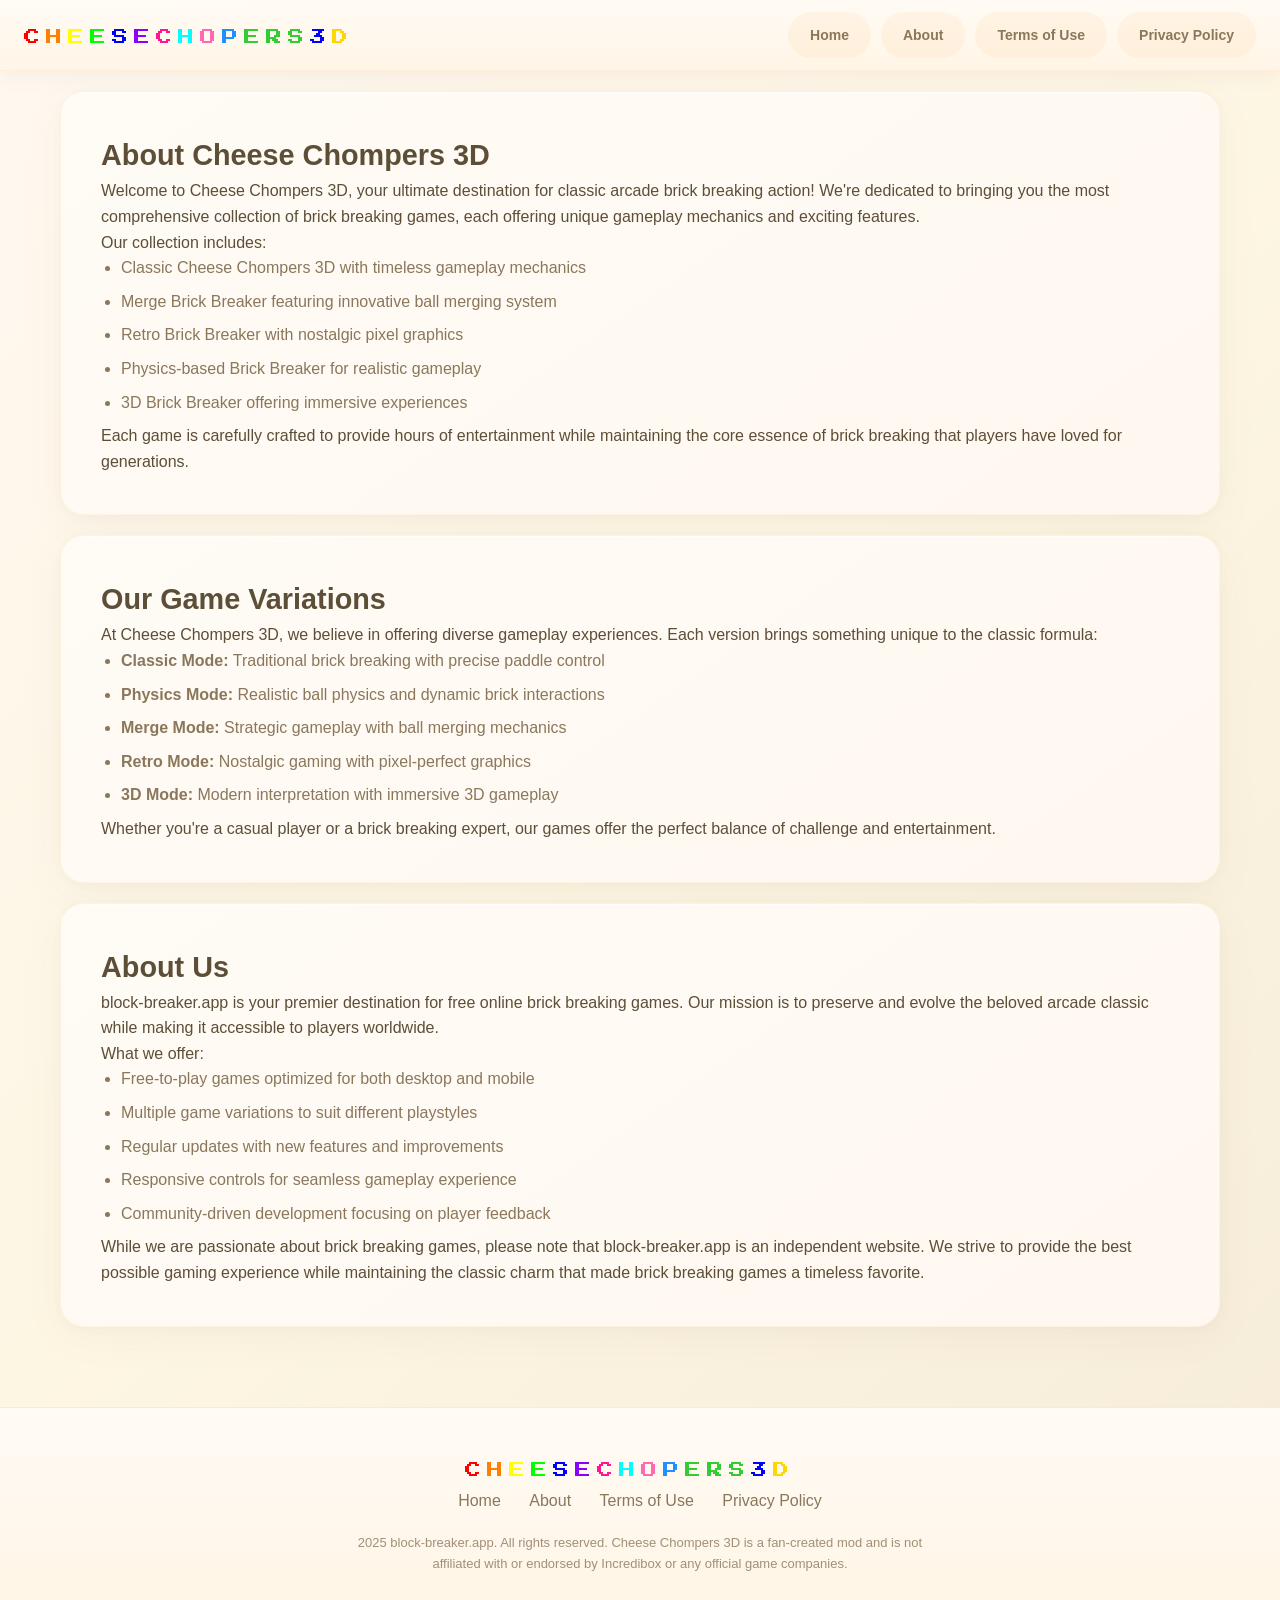
<file: about.html>
<html lang="en">
<head>
    <meta charset="UTF-8">
    <meta name="viewport" content="width=device-width, initial-scale=1.0">
    <title>About Cheese Chompers 3D - Your Ultimate Cheese Chomping Game Collection</title>
    <meta name="description" content="Learn about Cheese Chompers 3D, your ultimate destination for classic arcade cheese chomping games. Discover our collection of free online games with various exciting versions.">
    <meta name="keywords" content="">
    <link rel="canonical" href="https://cheesechompers3d.net/about">
    <link rel="stylesheet" href="css/style.css?v=2">

<!-- Google tag (gtag.js) -->
<script async src="https://www.googletagmanager.com/gtag/js?id=G-9JQYQHJGFX"></script>
<script>
    window.dataLayer = window.dataLayer || [];
    function gtag(){dataLayer.push(arguments);}
    gtag('js', new Date());
    gtag('config', 'G-9JQYQHJGFX');
</script>

</head>
<body>
    <nav class="top-nav">
        <div class="logo">
            <a href="/" title="Cheese Chompers 3D">
            <svg width="350" height="40" viewBox="0 0 350 40">
                    <defs>
                        <style>
                            @import url('https://fonts.googleapis.com/css2?family=Press+Start+2P&display=swap');
                            .rainbow-text { 
                                font-family: 'Press Start 2P', cursive;
                                font-size: 16px;
                                letter-spacing: -5px;
                            }
                        </style>
                    </defs>
                    <text x="0" y="30" class="rainbow-text">
                        <tspan fill="#FF0000">C</tspan>
                        <tspan fill="#FF7F00">H</tspan>
                        <tspan fill="#FFFF00">E</tspan>
                        <tspan fill="#00FF00">E</tspan>
                        <tspan fill="#0000FF">S</tspan>
                        <tspan fill="#8B00FF">E</tspan>
                        <tspan fill="#FF1493">C</tspan>
                        <tspan fill="#00FFFF">H</tspan>
                        <tspan fill="#FF69B4">O</tspan>
                        <tspan fill="#1E90FF">P</tspan>
                        <tspan fill="#32CD32">E</tspan>
                        <tspan fill="#32CD32">R</tspan>
                        <tspan fill="#32CD32">S</tspan>
                        <tspan fill="#0000FF">3</tspan>
                        <tspan fill="#FFD700">D</tspan>
                    </text>
                </svg>
        </a>
        </div>
        <button id="menu-toggle" class="menu-toggle">☰</button>
        <div class="nav-links">
            <a href="/" class="btn" title="Cheese Chompers 3D">Home</a>
            <a href="/about" class="btn" title="About">About</a>
            <a href="/terms" class="btn" title="Terms of Use">Terms of Use</a>
            <a href="/privacy" class="btn" title="Privacy Policy">Privacy Policy</a>
        </div>
    </nav>
    <div class="container">
        <div class="section">
            <h2>About Cheese Chompers 3D</h2>
            <p>Welcome to Cheese Chompers 3D, your ultimate destination for classic arcade brick breaking action! We're dedicated to bringing you the most comprehensive collection of brick breaking games, each offering unique gameplay mechanics and exciting features.</p>
            <p>Our collection includes:</p>
            <ul>
                <li>Classic Cheese Chompers 3D with timeless gameplay mechanics</li>
                <li>Merge Brick Breaker featuring innovative ball merging system</li>
                <li>Retro Brick Breaker with nostalgic pixel graphics</li>
                <li>Physics-based Brick Breaker for realistic gameplay</li>
                <li>3D Brick Breaker offering immersive experiences</li>
            </ul>
            <p>Each game is carefully crafted to provide hours of entertainment while maintaining the core essence of brick breaking that players have loved for generations.</p>
        </div>

        <div class="section">
            <h2>Our Game Variations</h2>
            <p>At Cheese Chompers 3D, we believe in offering diverse gameplay experiences. Each version brings something unique to the classic formula:</p>
            <ul>
                <li><strong>Classic Mode:</strong> Traditional brick breaking with precise paddle control</li>
                <li><strong>Physics Mode:</strong> Realistic ball physics and dynamic brick interactions</li>
                <li><strong>Merge Mode:</strong> Strategic gameplay with ball merging mechanics</li>
                <li><strong>Retro Mode:</strong> Nostalgic gaming with pixel-perfect graphics</li>
                <li><strong>3D Mode:</strong> Modern interpretation with immersive 3D gameplay</li>
            </ul>
            <p>Whether you're a casual player or a brick breaking expert, our games offer the perfect balance of challenge and entertainment.</p>
        </div>

        <div class="section">
            <h2>About Us</h2>
            <p>block-breaker.app is your premier destination for free online brick breaking games. Our mission is to preserve and evolve the beloved arcade classic while making it accessible to players worldwide.</p>
            <p>What we offer:</p>
            <ul>
                <li>Free-to-play games optimized for both desktop and mobile</li>
                <li>Multiple game variations to suit different playstyles</li>
                <li>Regular updates with new features and improvements</li>
                <li>Responsive controls for seamless gameplay experience</li>
                <li>Community-driven development focusing on player feedback</li>
            </ul>
            <p>While we are passionate about brick breaking games, please note that block-breaker.app is an independent website. We strive to provide the best possible gaming experience while maintaining the classic charm that made brick breaking games a timeless favorite.</p>
        </div>
    </div>

    <footer class="site-footer">
        <div class="logo">
            <svg width="350" height="40" viewBox="0 0 350 40">
                    <defs>
                        <style>
                            @import url('https://fonts.googleapis.com/css2?family=Press+Start+2P&display=swap');
                            .rainbow-text { 
                                font-family: 'Press Start 2P', cursive;
                                font-size: 16px;
                                letter-spacing: -5px;
                            }
                        </style>
                    </defs>
                    <text x="0" y="30" class="rainbow-text">
                        <tspan fill="#FF0000">C</tspan>
                        <tspan fill="#FF7F00">H</tspan>
                        <tspan fill="#FFFF00">E</tspan>
                        <tspan fill="#00FF00">E</tspan>
                        <tspan fill="#0000FF">S</tspan>
                        <tspan fill="#8B00FF">E</tspan>
                        <tspan fill="#FF1493">C</tspan>
                        <tspan fill="#00FFFF">H</tspan>
                        <tspan fill="#FF69B4">O</tspan>
                        <tspan fill="#1E90FF">P</tspan>
                        <tspan fill="#32CD32">E</tspan>
                        <tspan fill="#32CD32">R</tspan>
                        <tspan fill="#32CD32">S</tspan>
                        <tspan fill="#0000FF">3</tspan>
                        <tspan fill="#FFD700">D</tspan>
                    </text>
                </svg>
        </div>
        <nav class="footer-nav">
            <a href="/" title="Cheese Chompers 3D">Home</a>
            <a href="/about">About</a>
            <a href="/terms">Terms of Use</a>
            <a href="/privacy">Privacy Policy</a>
        </nav>
        <p class="footer-disclaimer"> 2025 block-breaker.app. All rights reserved. Cheese Chompers 3D is a fan-created mod and is not affiliated with or endorsed by Incredibox or any official game companies.</p>
    </footer>
</body>
</html>
</file>
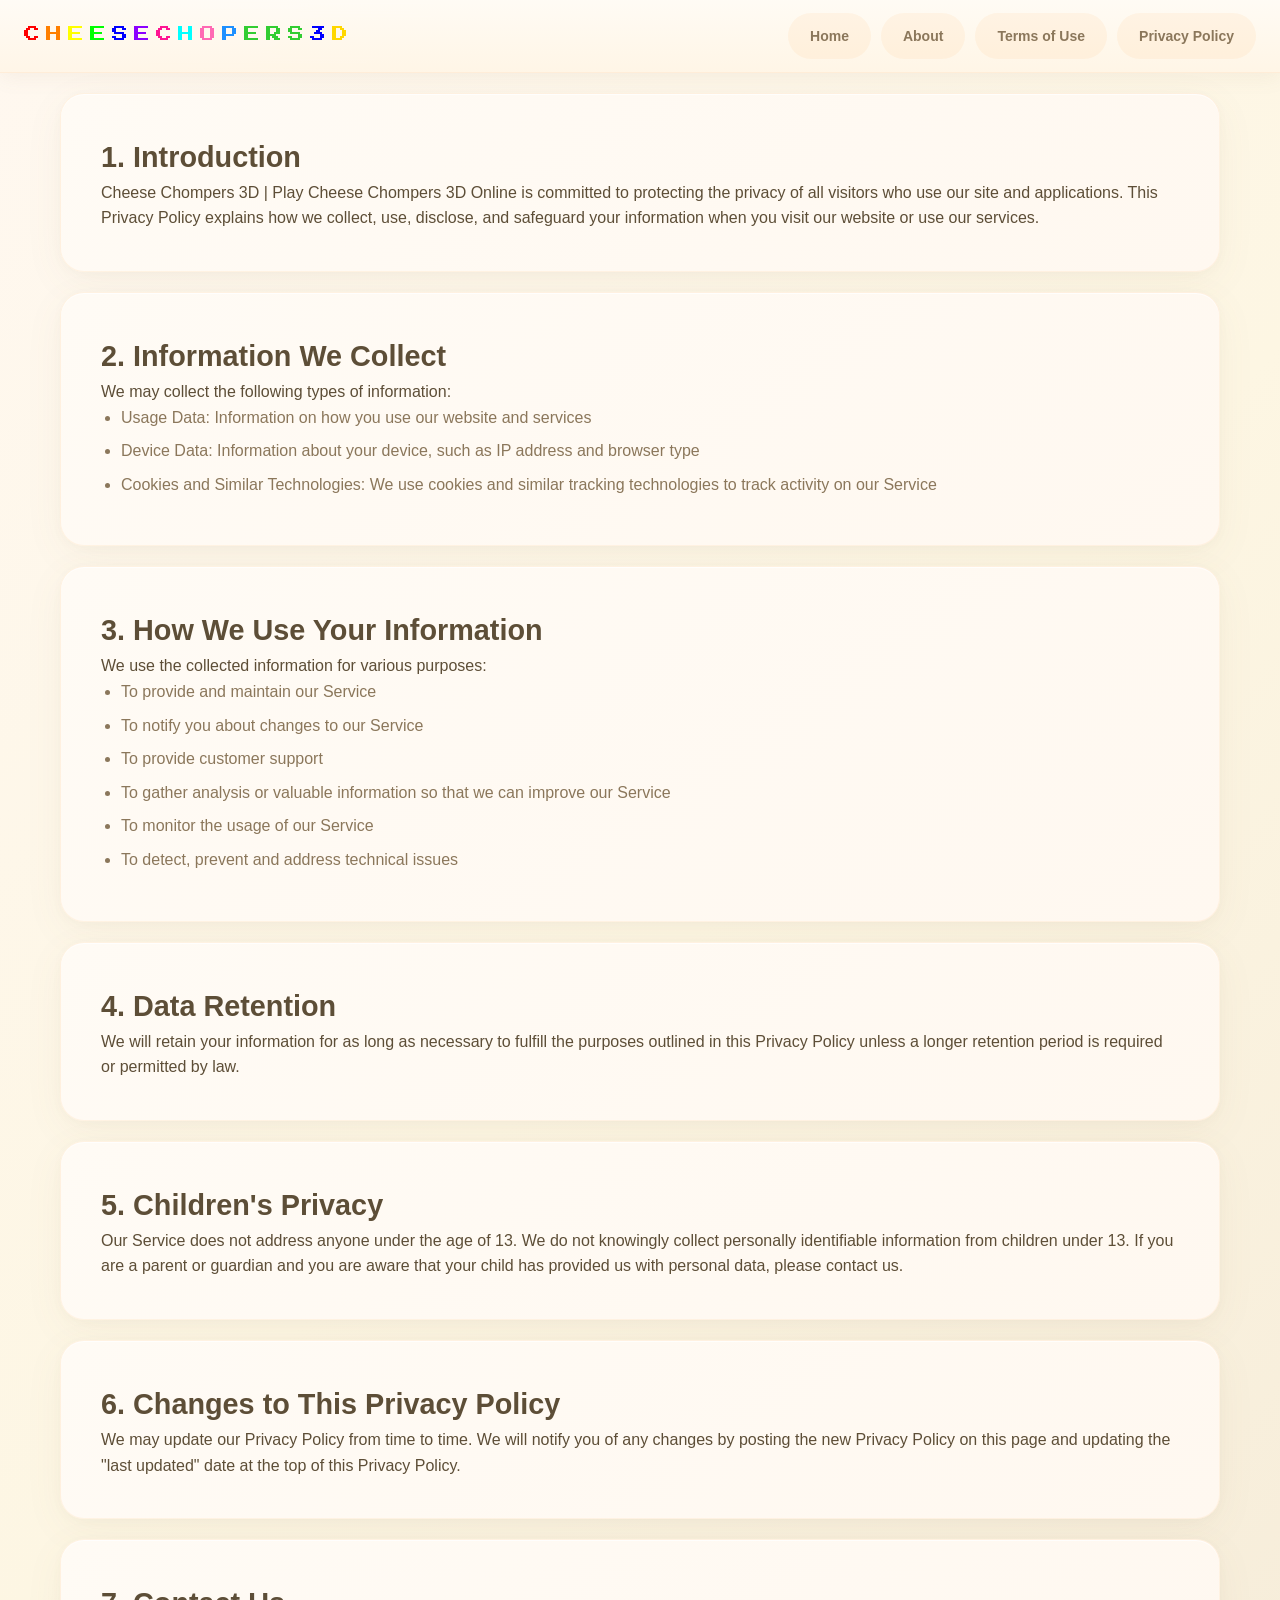
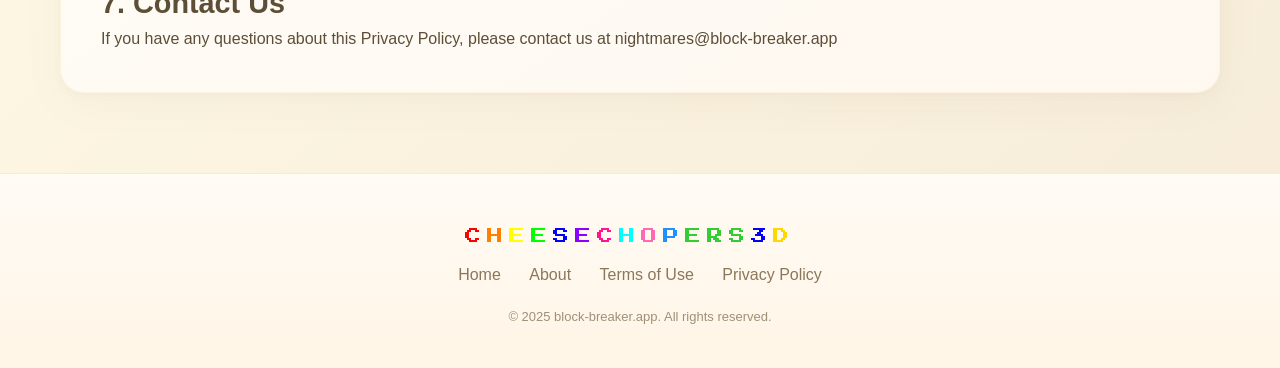
<file: privacy.html>
﻿<!DOCTYPE html>
<html lang="en">
<head>
    <meta charset="UTF-8">
    <meta name="viewport" content="width=device-width, initial-scale=1.0">
    <title>Privacy Policy - Cheese Chompers 3D</title>
    <meta name="description" content="Learn about Cheese Chompers 3D's privacy policy. We collect, use, and disclose information to provide you with the best experience.">
    <link rel="canonical" href="https://cheesechompers3d.net/privacy">
    <link rel="stylesheet" href="css/style.css?v=2">

<!-- Google tag (gtag.js) -->
<script async src="https://www.googletagmanager.com/gtag/js?id=G-9JQYQHJGFX"></script>
<script>
    window.dataLayer = window.dataLayer || [];
    function gtag(){dataLayer.push(arguments);}
    gtag('js', new Date());
    gtag('config', 'G-9JQYQHJGFX');
</script>

</head>
<body>
    <nav class="top-nav">
        <div class="logo">
            <a href="/" title="Cheese Chompers 3D">
            <svg width="350" height="40" viewBox="0 0 350 40">
                    <defs>
                        <style>
                            @import url('https://fonts.googleapis.com/css2?family=Press+Start+2P&display=swap');
                            .rainbow-text { 
                                font-family: 'Press Start 2P', cursive;
                                font-size: 16px;
                                letter-spacing: -5px;
                            }
                        </style>
                    </defs>
                    <text x="0" y="30" class="rainbow-text">
                        <tspan fill="#FF0000">C</tspan>
                        <tspan fill="#FF7F00">H</tspan>
                        <tspan fill="#FFFF00">E</tspan>
                        <tspan fill="#00FF00">E</tspan>
                        <tspan fill="#0000FF">S</tspan>
                        <tspan fill="#8B00FF">E</tspan>
                        <tspan fill="#FF1493">C</tspan>
                        <tspan fill="#00FFFF">H</tspan>
                        <tspan fill="#FF69B4">O</tspan>
                        <tspan fill="#1E90FF">P</tspan>
                        <tspan fill="#32CD32">E</tspan>
                        <tspan fill="#32CD32">R</tspan>
                        <tspan fill="#32CD32">S</tspan>
                        <tspan fill="#0000FF">3</tspan>
                        <tspan fill="#FFD700">D</tspan>
                    </text>
                </svg>
        </a>
        </div>
        <button id="menu-toggle" class="menu-toggle">☰</button>
        <div class="nav-links">
            <a href="/" class="btn" title="Cheese Chompers 3D">Home</a>
            <a href="/about" class="btn" title="About">About</a>
            <a href="/terms" class="btn" title="Terms of Use">Terms of Use</a>
            <a href="/privacy" class="btn" title="Privacy Policy">Privacy Policy</a>
        </div>
    </nav>
    <div class="container">
        <div class="section">
            <h2>1. Introduction</h2>
            <p>Cheese Chompers 3D | Play Cheese Chompers 3D Online is committed to protecting the privacy of all visitors who use our site and applications. This Privacy Policy explains how we collect, use, disclose, and safeguard your information when you visit our website or use our services.</p>
        </div>

        <div class="section">
            <h2>2. Information We Collect</h2>
            <p>We may collect the following types of information:</p>
            <ul>
                <li>Usage Data: Information on how you use our website and services</li>
                <li>Device Data: Information about your device, such as IP address and browser type</li>
                <li>Cookies and Similar Technologies: We use cookies and similar tracking technologies to track activity on our Service</li>
            </ul>
        </div>

        <div class="section">
            <h2>3. How We Use Your Information</h2>
            <p>We use the collected information for various purposes:</p>
            <ul>
                <li>To provide and maintain our Service</li>
                <li>To notify you about changes to our Service</li>
                <li>To provide customer support</li>
                <li>To gather analysis or valuable information so that we can improve our Service</li>
                <li>To monitor the usage of our Service</li>
                <li>To detect, prevent and address technical issues</li>
            </ul>
        </div>

        <div class="section">
            <h2>4. Data Retention</h2>
            <p>We will retain your information for as long as necessary to fulfill the purposes outlined in this Privacy Policy unless a longer retention period is required or permitted by law.</p>
        </div>

        <div class="section">
            <h2>5. Children's Privacy</h2>
            <p>Our Service does not address anyone under the age of 13. We do not knowingly collect personally identifiable information from children under 13. If you are a parent or guardian and you are aware that your child has provided us with personal data, please contact us.</p>
        </div>

        <div class="section">
            <h2>6. Changes to This Privacy Policy</h2>
            <p>We may update our Privacy Policy from time to time. We will notify you of any changes by posting the new Privacy Policy on this page and updating the "last updated" date at the top of this Privacy Policy.</p>
        </div>

        <div class="section">
            <h2>7. Contact Us</h2>
            <p>If you have any questions about this Privacy Policy, please contact us at nightmares@block-breaker.app </p>
        </div>
    </div>

    <footer class="site-footer">
        <div class="logo">
            <svg width="350" height="40" viewBox="0 0 350 40">
                    <defs>
                        <style>
                            @import url('https://fonts.googleapis.com/css2?family=Press+Start+2P&display=swap');
                            .rainbow-text { 
                                font-family: 'Press Start 2P', cursive;
                                font-size: 16px;
                                letter-spacing: -5px;
                            }
                        </style>
                    </defs>
                    <text x="0" y="30" class="rainbow-text">
                        <tspan fill="#FF0000">C</tspan>
                        <tspan fill="#FF7F00">H</tspan>
                        <tspan fill="#FFFF00">E</tspan>
                        <tspan fill="#00FF00">E</tspan>
                        <tspan fill="#0000FF">S</tspan>
                        <tspan fill="#8B00FF">E</tspan>
                        <tspan fill="#FF1493">C</tspan>
                        <tspan fill="#00FFFF">H</tspan>
                        <tspan fill="#FF69B4">O</tspan>
                        <tspan fill="#1E90FF">P</tspan>
                        <tspan fill="#32CD32">E</tspan>
                        <tspan fill="#32CD32">R</tspan>
                        <tspan fill="#32CD32">S</tspan>
                        <tspan fill="#0000FF">3</tspan>
                        <tspan fill="#FFD700">D</tspan>
                    </text>
                </svg>
        </div>
        <nav class="footer-nav">
            <a href="/" title="Cheese Chompers 3D">Home</a>
            <a href="/about">About</a>
            <a href="/terms">Terms of Use</a>
            <a href="/privacy">Privacy Policy</a>
        </nav>
        <p class="footer-disclaimer">© 2025 block-breaker.app. All rights reserved. </p>
    </footer>
</body>
</html>
</file>
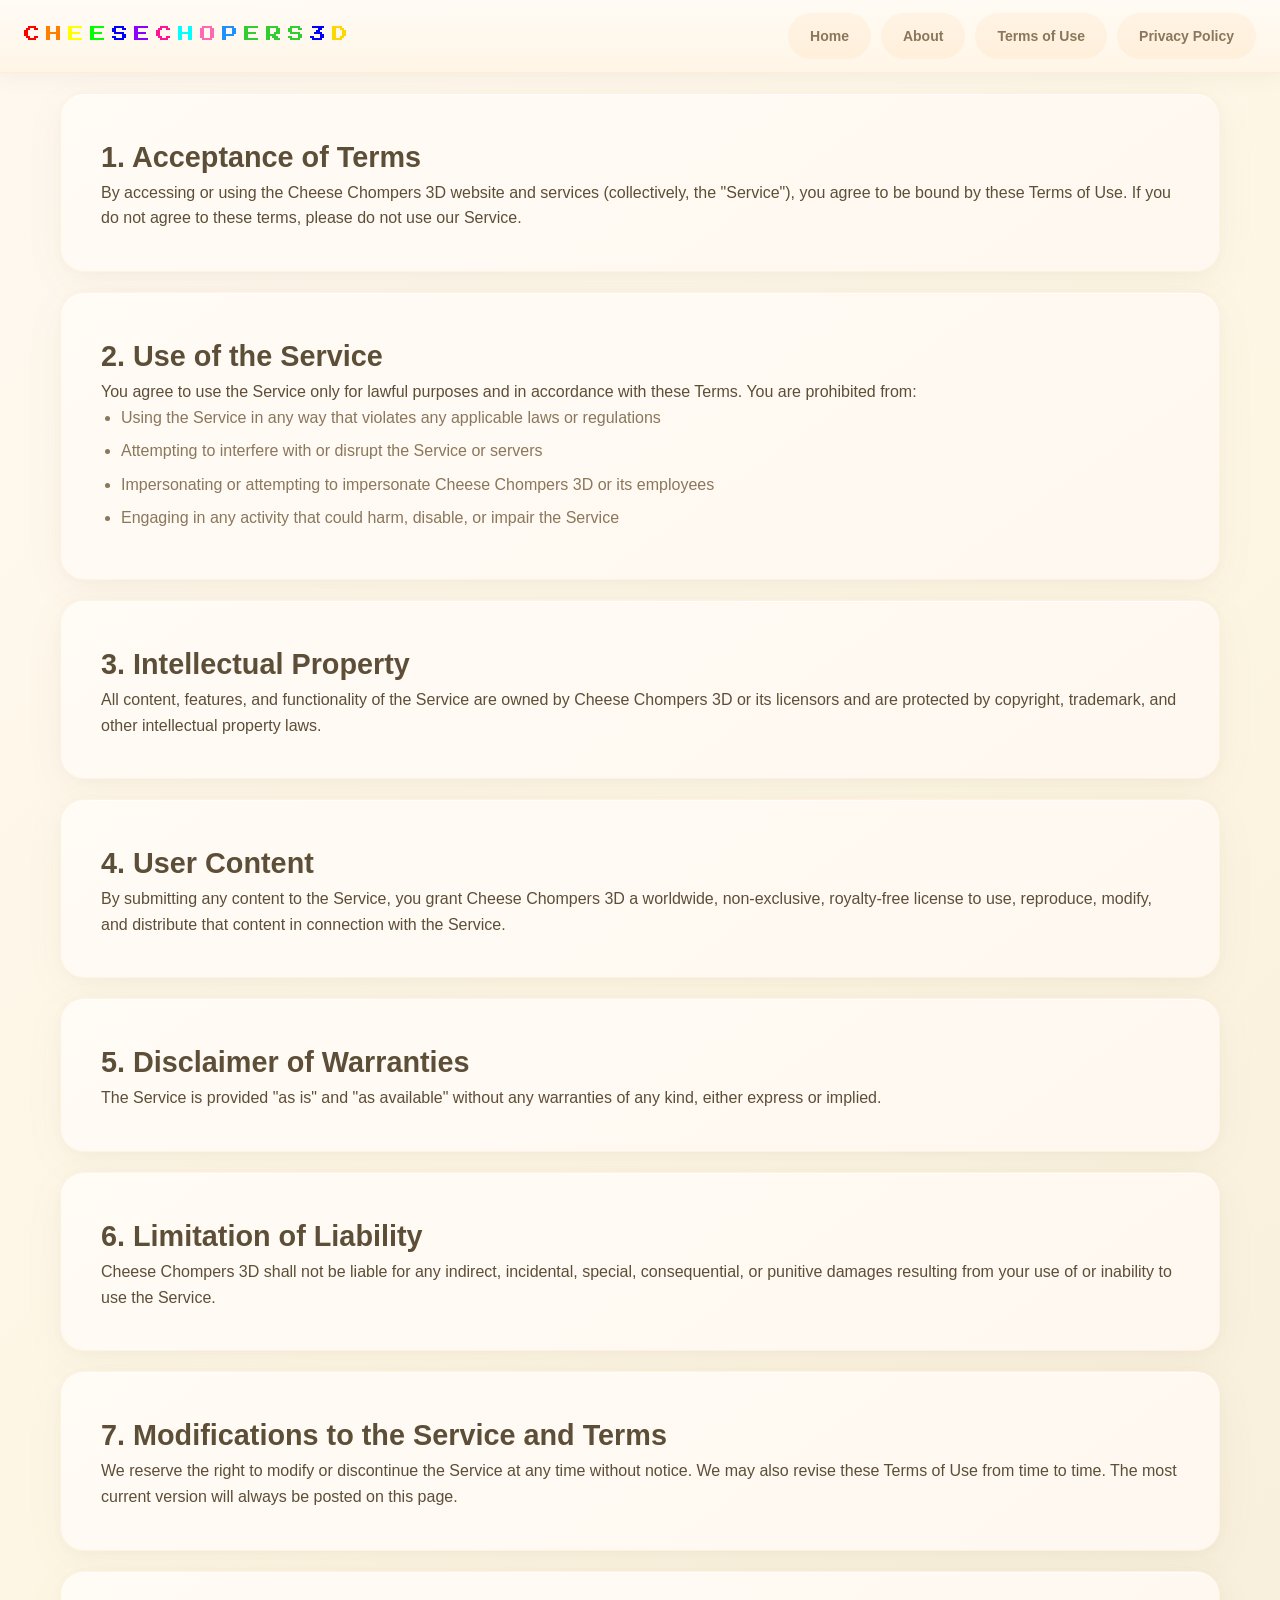
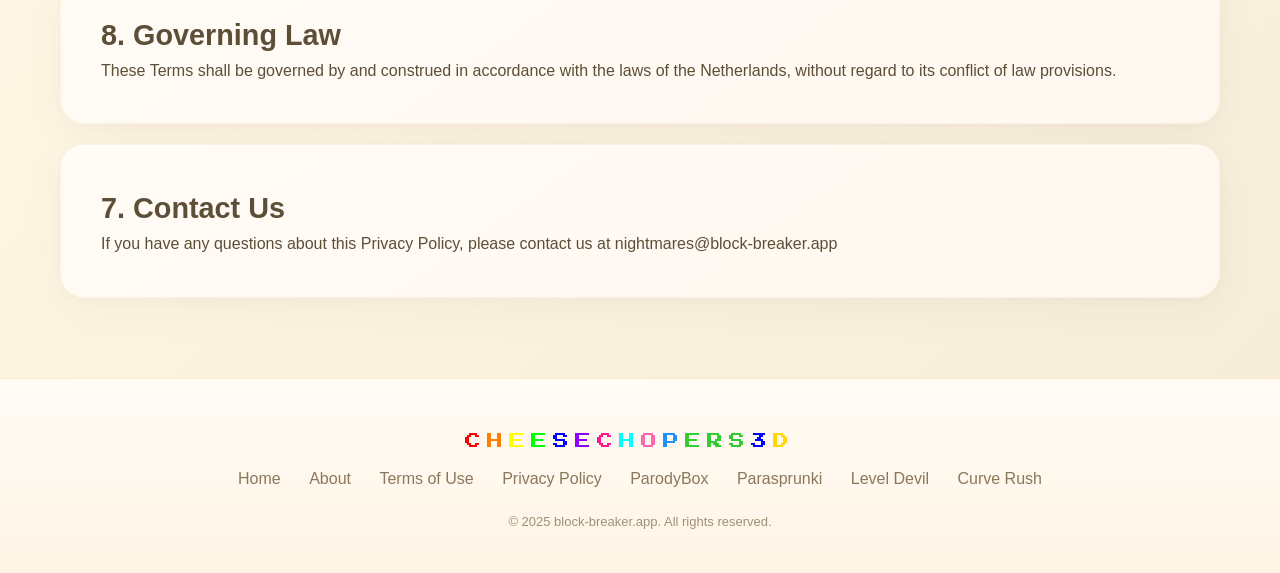
<file: terms.html>
﻿<!DOCTYPE html>
<html lang="en">
<head>
    <meta charset="UTF-8">
    <meta name="viewport" content="width=device-width, initial-scale=1.0">
    <title>Terms of Use - Cheese Chompers 3D</title>
    <meta name="description" content="Cheese Chompers 3D's terms of use. By using our game, you agree to the terms outlined in this policy.">
    <link rel="canonical" href="https://cheesechompers3d.net/terms">
    <link rel="stylesheet" href="css/style.css?v=2">

<!-- Google tag (gtag.js) -->
<script async src="https://www.googletagmanager.com/gtag/js?id=G-9JQYQHJGFX"></script>
<script>
    window.dataLayer = window.dataLayer || [];
    function gtag(){dataLayer.push(arguments);}
    gtag('js', new Date());
    gtag('config', 'G-9JQYQHJGFX');
</script>

</head>
<body>
    <nav class="top-nav">
        <div class="logo">
            <a href="/" title="Cheese Chompers 3D">
            <svg width="350" height="40" viewBox="0 0 350 40">
                    <defs>
                        <style>
                            @import url('https://fonts.googleapis.com/css2?family=Press+Start+2P&display=swap');
                            .rainbow-text { 
                                font-family: 'Press Start 2P', cursive;
                                font-size: 16px;
                                letter-spacing: -5px;
                            }
                        </style>
                    </defs>
                    <text x="0" y="30" class="rainbow-text">
                        <tspan fill="#FF0000">C</tspan>
                        <tspan fill="#FF7F00">H</tspan>
                        <tspan fill="#FFFF00">E</tspan>
                        <tspan fill="#00FF00">E</tspan>
                        <tspan fill="#0000FF">S</tspan>
                        <tspan fill="#8B00FF">E</tspan>
                        <tspan fill="#FF1493">C</tspan>
                        <tspan fill="#00FFFF">H</tspan>
                        <tspan fill="#FF69B4">O</tspan>
                        <tspan fill="#1E90FF">P</tspan>
                        <tspan fill="#32CD32">E</tspan>
                        <tspan fill="#32CD32">R</tspan>
                        <tspan fill="#32CD32">S</tspan>
                        <tspan fill="#0000FF">3</tspan>
                        <tspan fill="#FFD700">D</tspan>
                    </text>
                </svg>
        </a>
        </div>
        <button id="menu-toggle" class="menu-toggle">☰</button>
        <div class="nav-links">
            <a href="/" class="btn" title="Cheese Chompers 3D">Home</a>
            <a href="/about" class="btn" title="About">About</a>
            <a href="/terms" class="btn" title="Terms of Use">Terms of Use</a>
            <a href="/privacy" class="btn" title="Privacy Policy">Privacy Policy</a>
        </div>
    </nav>

    <div class="container">
        <div class="section">
            <h2>1. Acceptance of Terms</h2>
            <p>By accessing or using the Cheese Chompers 3D website and services (collectively, the "Service"), you agree to be bound by these Terms of Use. If you do not agree to these terms, please do not use our Service.</p>
        </div>

        <div class="section">
            <h2>2. Use of the Service</h2>
            <p>You agree to use the Service only for lawful purposes and in accordance with these Terms. You are prohibited from:</p>
            <ul>
                <li>Using the Service in any way that violates any applicable laws or regulations</li>
                <li>Attempting to interfere with or disrupt the Service or servers</li>
                <li>Impersonating or attempting to impersonate Cheese Chompers 3D or its employees</li>
                <li>Engaging in any activity that could harm, disable, or impair the Service</li>
            </ul>
        </div>

        <div class="section">
            <h2>3. Intellectual Property</h2>
            <p>All content, features, and functionality of the Service are owned by Cheese Chompers 3D or its licensors and are protected by copyright, trademark, and other intellectual property laws.</p>
        </div>

        <div class="section">
            <h2>4. User Content</h2>
            <p>By submitting any content to the Service, you grant Cheese Chompers 3D a worldwide, non-exclusive, royalty-free license to use, reproduce, modify, and distribute that content in connection with the Service.</p>
        </div>

        <div class="section">
            <h2>5. Disclaimer of Warranties</h2>
            <p>The Service is provided "as is" and "as available" without any warranties of any kind, either express or implied.</p>
        </div>

        <div class="section">
            <h2>6. Limitation of Liability</h2>
            <p>Cheese Chompers 3D shall not be liable for any indirect, incidental, special, consequential, or punitive damages resulting from your use of or inability to use the Service.</p>
        </div>

        <div class="section">
            <h2>7. Modifications to the Service and Terms</h2>
            <p>We reserve the right to modify or discontinue the Service at any time without notice. We may also revise these Terms of Use from time to time. The most current version will always be posted on this page.</p>
        </div>

        <div class="section">
            <h2>8. Governing Law</h2>
            <p>These Terms shall be governed by and construed in accordance with the laws of the Netherlands, without regard to its conflict of law provisions.</p>
        </div>

        <div class="section">
            <h2>7. Contact Us</h2>
            <p>If you have any questions about this Privacy Policy, please contact us at nightmares@block-breaker.app </p>
        </div>
    </div>

    <footer class="site-footer">
        <div class="logo">
            <svg width="350" height="40" viewBox="0 0 350 40">
                    <defs>
                        <style>
                            @import url('https://fonts.googleapis.com/css2?family=Press+Start+2P&display=swap');
                            .rainbow-text { 
                                font-family: 'Press Start 2P', cursive;
                                font-size: 16px;
                                letter-spacing: -5px;
                            }
                        </style>
                    </defs>
                    <text x="0" y="30" class="rainbow-text">
                        <tspan fill="#FF0000">C</tspan>
                        <tspan fill="#FF7F00">H</tspan>
                        <tspan fill="#FFFF00">E</tspan>
                        <tspan fill="#00FF00">E</tspan>
                        <tspan fill="#0000FF">S</tspan>
                        <tspan fill="#8B00FF">E</tspan>
                        <tspan fill="#FF1493">C</tspan>
                        <tspan fill="#00FFFF">H</tspan>
                        <tspan fill="#FF69B4">O</tspan>
                        <tspan fill="#1E90FF">P</tspan>
                        <tspan fill="#32CD32">E</tspan>
                        <tspan fill="#32CD32">R</tspan>
                        <tspan fill="#32CD32">S</tspan>
                        <tspan fill="#0000FF">3</tspan>
                        <tspan fill="#FFD700">D</tspan>
                    </text>
                </svg>
        </div>
        <nav class="footer-nav">
            <a href="/" title="Cheese Chompers 3D">Home</a>
            <a href="/about">About</a>
            <a href="/terms">Terms of Use</a>
            <a href="/privacy">Privacy Policy</a>
            <a href="https://www.parodybox.net/" title="ParodyBox" target="_blank">ParodyBox</a>
            <a href="https://www.parasprunki.org/" title="Parasprunki" target="_blank">Parasprunki</a>
            <a href="https://level-devil.net/" title="Level Devil" target="_blank">Level Devil</a>
            <a href="https://curve-rush.site/" title="Curve Rush" target="_blank">Curve Rush</a>
        </nav>
        <p class="footer-disclaimer">© 2025 block-breaker.app. All rights reserved. </p>
    </footer>
</body>
</html>
</file>
<file: css/style.css>
:root {
    --primary-color: #5D4E37;
    --secondary-color: #8B775B;
    --accent-color: #FF8C42;
    --accent-light: #FFB347;
    --background-color: #FDF6E3;
    --background-gradient-start: #FFF8F0;
    --background-gradient-mid: #FDF6E3;
    --background-gradient-end: #F5EBD8;
    --text-color: #5D4E37;
    --light-text: #FFFFFF;
    --card-bg: #FFFBF5;
    --hover-color: #FFB347;
    --nav-bg: #FFFBF5;
    --btn-bg: #FF8C42;
    --btn-hot: #FF6B35;
    --btn-new: #2ecc71;
    --border-color: rgba(255, 180, 100, 0.15);
    --shadow-color: rgba(139, 119, 91, 0.1);
}

* {
    margin: 0;
    padding: 0;
    box-sizing: border-box;
}

html {
    scroll-behavior: smooth;
}

body {
    font-family: -apple-system, BlinkMacSystemFont, 'Segoe UI', Roboto, 'Helvetica Neue', Arial, sans-serif;
    line-height: 1.6;
    color: var(--text-color);
    background: linear-gradient(135deg, var(--background-gradient-start) 0%, var(--background-gradient-mid) 50%, var(--background-gradient-end) 100%);
    min-height: 100vh;
    margin: 0;
    padding: 0;
}

.container {
    max-width: 1200px;
    margin: 0 auto;
    padding: 20px;
}

/* 顶部导航 - Eggshell Theme */
.top-nav {
    position: sticky;
    top: 0;
    z-index: 1000;
    background: linear-gradient(180deg, rgba(255, 251, 245, 0.95) 0%, rgba(255, 245, 230, 0.95) 100%);
    backdrop-filter: blur(10px);
    color: var(--secondary-color);
    padding: 12px 24px;
    border-bottom: 1px solid rgba(255, 180, 100, 0.2);
    box-shadow: 0 4px 20px rgba(139, 119, 91, 0.08);
    display: flex;
    justify-content: space-between;
    align-items: center;
}

.logo {
    flex-shrink: 0;
}

.logo a {
    text-decoration: none;
}

.nav-links {
    display: flex;
    align-items: center;
    flex-wrap: wrap;
    gap: 10px;
}

/* 按钮样式 - Eggshell Theme */
.btn {
    display: inline-block;
    color: #8B775B;
    text-decoration: none;
    padding: 10px 20px;
    font-size: 14px;
    border-radius: 25px;
    transition: all 0.3s cubic-bezier(0.4, 0, 0.2, 1);
    background: rgba(255, 180, 100, 0.1);
    border: 2px solid transparent;
    font-weight: 600;
    cursor: pointer;
    position: relative;
    overflow: hidden;
}

.btn::before {
    content: '';
    position: absolute;
    top: 0;
    left: -100%;
    width: 100%;
    height: 100%;
    background: linear-gradient(90deg, transparent, rgba(255, 180, 100, 0.3), transparent);
    transition: left 0.5s ease;
}

.btn:hover::before {
    left: 100%;
}

.btn:hover {
    color: #5D4E37;
    background: rgba(255, 180, 100, 0.2);
    transform: translateY(-2px);
    box-shadow: 0 4px 15px rgba(255, 140, 66, 0.2);
    border-color: rgba(255, 180, 100, 0.3);
}

.btn:active {
    transform: translateY(0);
}

.btn.active {
    background: linear-gradient(135deg, #FF8C42 0%, #FFB347 100%);
    color: white;
    box-shadow: 0 4px 15px rgba(255, 140, 66, 0.3);
}

.btn.hot { 
    background: linear-gradient(135deg, #FF8C42 0%, #FF6B35 100%);
    color: white;
    box-shadow: 0 4px 15px rgba(255, 140, 66, 0.3);
}

.btn.new { 
    background: linear-gradient(135deg, #2ecc71 0%, #27ae60 100%);
    color: white;
    box-shadow: 0 4px 15px rgba(46, 204, 113, 0.3);
}

.menu-toggle {
    display: none;
    background: none;
    border: none;
    color: #8B775B;
    font-size: 24px;
    cursor: pointer;
    padding: 8px;
    border-radius: 8px;
    transition: all 0.3s;
}

.menu-toggle:hover {
    background: rgba(255, 180, 100, 0.15);
    color: #5D4E37;
}

/* 区块样式 - Eggshell Theme */
.section {
    background: linear-gradient(145deg, #FFFBF5 0%, #FFF8F0 100%);
    margin-bottom: 20px;
    padding: 40px;
    border-radius: 24px;
    box-shadow: 
        0 10px 40px rgba(139, 119, 91, 0.06),
        0 2px 8px rgba(139, 119, 91, 0.04),
        inset 0 1px 0 rgba(255, 255, 255, 0.8);
    border: 1px solid rgba(255, 180, 100, 0.12);
    animation: fadeIn 0.6s ease-out;
}

.section.full-width {
    padding: 0;
    margin-bottom: 20px;
}

h1, h2, h3 {
    color: var(--primary-color);
}

h1 {
    font-size: 1rem;
    margin-bottom: 0.5rem;
    background: linear-gradient(135deg, #5D4E37 0%, #8B775B 100%);
    -webkit-background-clip: text;
    -webkit-text-fill-color: transparent;
}

h2 {
    margin-top: 0;
    font-size: 1.8rem;
    color: #5D4E37;
    font-weight: 700;
}

h3 {
    font-size: 1.4rem;
    color: #FF8C42;
    text-transform: uppercase;
    letter-spacing: 1px;
    margin-bottom: 0.5rem;
}

/* 游戏网格 */
.games-grid {
    display: grid;
    grid-template-columns: repeat(auto-fill, minmax(280px, 1fr));
    gap: 25px;
}

.game-card {
    background: linear-gradient(145deg, #FFFBF5 0%, #FFF8F0 100%);
    border-radius: 20px;
    overflow: hidden;
    cursor: pointer;
    transition: all 0.3s cubic-bezier(0.4, 0, 0.2, 1);
    position: relative;
    border: 2px solid rgba(255, 180, 100, 0.1);
    box-shadow: 
        0 4px 15px rgba(139, 119, 91, 0.06),
        inset 0 1px 0 rgba(255, 255, 255, 0.8);
}

.game-card:hover {
    transform: translateY(-8px);
    box-shadow: 
        0 20px 60px rgba(139, 119, 91, 0.12),
        0 0 30px rgba(255, 180, 100, 0.15);
    border-color: rgba(255, 180, 100, 0.3);
}

.game-card-image {
    aspect-ratio: 16/9;
    background: #2a2a4a;
    position: relative;
    overflow: hidden;
}

.game-card-image img {
    width: 100%;
    height: 100%;
    object-fit: cover;
    transition: transform 0.3s, opacity 0.3s;
}

.game-card:hover .game-card-image img {
    transform: scale(1.05);
}

/* 搜索框 */
.search-input {
    width: 100%;
    padding: 16px 20px 16px 50px;
    border: 2px solid rgba(255, 180, 100, 0.3);
    border-radius: 50px;
    font-size: 16px;
    background: #FFFBF5;
    color: #5D4E37;
    cursor: pointer;
    transition: all 0.3s cubic-bezier(0.4, 0, 0.2, 1);
}

.search-input:focus {
    outline: none;
    border-color: #FF8C42;
    box-shadow: 
        0 0 0 4px rgba(255, 140, 66, 0.15),
        0 10px 40px rgba(139, 119, 91, 0.1);
}

.search-input::placeholder {
    color: #A09078;
}

/* 功能卡片 */
.feature-card {
    display: flex;
    align-items: center;
    justify-content: space-between;
    padding: 30px;
    background: linear-gradient(145deg, #FFFBF5 0%, #FFF8F0 100%);
    border-radius: 20px;
    text-decoration: none;
    border: 2px solid rgba(255, 180, 100, 0.15);
    box-shadow: 0 10px 40px rgba(139, 119, 91, 0.06);
    transition: all 0.3s cubic-bezier(0.4, 0, 0.2, 1);
}

.feature-card:hover {
    transform: translateY(-5px);
    box-shadow: 
        0 20px 60px rgba(139, 119, 91, 0.12),
        0 0 30px rgba(255, 180, 100, 0.1);
    border-color: rgba(255, 180, 100, 0.4);
}

.feature-card:hover h3 {
    color: #FF8C42;
}

.feature-card .arrow-icon {
    transition: transform 0.3s ease, color 0.3s ease;
}

.feature-card:hover .arrow-icon {
    transform: translateX(5px);
    color: #FFB347;
}

/* Stand 卡片 */
.stand-card {
    transition: all 0.3s cubic-bezier(0.4, 0, 0.2, 1);
    cursor: pointer;
}

.stand-card:hover {
    transform: translateY(-8px);
    box-shadow: 
        0 20px 60px rgba(139, 119, 91, 0.12),
        0 0 30px rgba(255, 180, 100, 0.15);
}

.stand-card:hover .stand-icon {
    transform: scale(1.1);
}

.stand-icon {
    transition: transform 0.3s ease;
}

/* Tier 项目 */
.tier-item {
    transition: all 0.3s cubic-bezier(0.4, 0, 0.2, 1);
    cursor: pointer;
}

.tier-item:hover {
    transform: translateY(-3px);
    box-shadow: 0 10px 30px rgba(139, 119, 91, 0.1);
}

/* 指南卡片 */
.guide-card {
    transition: all 0.3s cubic-bezier(0.4, 0, 0.2, 1);
    cursor: pointer;
}

.guide-card:hover {
    transform: translateY(-5px);
    box-shadow: 0 20px 50px rgba(139, 119, 91, 0.1);
    border-color: rgba(255, 180, 100, 0.3) !important;
}

.guide-card:hover h3 {
    color: #FF8C42;
}

/* Code 项目 */
.code-item {
    transition: all 0.3s cubic-bezier(0.4, 0, 0.2, 1);
    cursor: pointer;
}

.code-item:hover {
    transform: translateX(5px);
    box-shadow: 0 5px 20px rgba(46, 204, 113, 0.1);
}

/* FAQ 项目 */
.faq-item {
    transition: all 0.3s cubic-bezier(0.4, 0, 0.2, 1);
    cursor: pointer;
}

.faq-item:hover {
    box-shadow: 0 10px 40px rgba(139, 119, 91, 0.08);
    border-color: rgba(255, 180, 100, 0.25) !important;
}

/* Step 卡片 */
.step-card {
    transition: all 0.3s cubic-bezier(0.4, 0, 0.2, 1);
}

.step-card:hover {
    transform: translateY(-5px);
    box-shadow: 0 15px 40px rgba(139, 119, 91, 0.1);
}

.step-number {
    transition: all 0.3s cubic-bezier(0.4, 0, 0.2, 1);
}

.step-card:hover .step-number {
    transform: scale(1.1);
    box-shadow: 0 5px 20px rgba(255, 140, 66, 0.4);
}

/* Play按钮 */
.play-btn {
    background: linear-gradient(135deg, #FF8C42 0%, #FFB347 100%);
    color: white;
    border: none;
    padding: 14px 40px;
    font-size: 16px;
    font-weight: bold;
    border-radius: 50px;
    cursor: pointer;
    transition: all 0.3s cubic-bezier(0.4, 0, 0.2, 1);
    box-shadow: 0 4px 15px rgba(255, 140, 66, 0.3);
    position: relative;
    overflow: hidden;
}

.play-btn::before {
    content: '';
    position: absolute;
    top: 0;
    left: -100%;
    width: 100%;
    height: 100%;
    background: linear-gradient(90deg, transparent, rgba(255, 255, 255, 0.3), transparent);
    transition: left 0.5s ease;
}

.play-btn:hover::before {
    left: 100%;
}

.play-btn:hover {
    transform: scale(1.05);
    box-shadow: 0 8px 25px rgba(255, 140, 66, 0.4);
}

.play-btn:active {
    transform: scale(0.98);
}

/* 页脚 */
.site-footer {
    padding: 40px 20px;
    margin-top: 40px;
    text-align: center;
    background: linear-gradient(180deg, #FFFBF5 0%, #FFF5E6 100%);
    border-top: 1px solid rgba(255, 180, 100, 0.2);
}

.footer-logo {
    max-width: 150px;
    margin-bottom: 20px;
}

.footer-nav {
    margin-bottom: 20px;
}

.footer-nav a {
    color: #8B775B;
    text-decoration: none;
    margin: 0 12px;
    transition: all 0.3s;
    font-weight: 500;
}

.footer-nav a:hover {
    color: #FF8C42;
    text-decoration: underline;
}

.footer-disclaimer {
    font-size: 13px;
    color: #A09078;
    max-width: 600px;
    margin: 0 auto;
    line-height: 1.6;
}

/* 游戏区域 */
.game-container {
    display: flex;
    gap: 20px;
    min-height: 600px;
}

.game-main {
    flex: 3;
    display: flex;
    flex-direction: column;
}

.game-iframe {
    position: relative;
    flex-grow: 1;
    border-radius: 16px;
    overflow: hidden;
}

.game-overlay {
    position: absolute;
    top: 0;
    left: 0;
    width: 100%;
    height: 100%;
    background: linear-gradient(135deg, #FFFBF5 0%, #FFF0D4 100%);
    display: flex;
    flex-direction: column;
    justify-content: center;
    align-items: center;
    z-index: 10;
    border-radius: 16px;
}

.game-card-inner {
    background: linear-gradient(145deg, #FFFBF5 0%, #FFF8F0 100%);
    border-radius: 20px;
    padding: 30px;
    text-align: center;
    box-shadow: 
        0 10px 40px rgba(139, 119, 91, 0.1),
        inset 0 1px 0 rgba(255, 255, 255, 0.8);
    border: 1px solid rgba(255, 180, 100, 0.15);
}

.game-preview {
    width: 100%;
    max-width: 300px;
    border-radius: 16px;
    margin-bottom: 20px;
    box-shadow: 0 15px 50px rgba(0, 0, 0, 0.15);
}

.game-iframe iframe {
    width: 100%;
    height: 100%;
    min-height: 500px;
    border-radius: 16px;
    border: none;
}

.game-controls {
    display: flex;
    justify-content: space-between;
    align-items: center;
    padding: 15px 20px;
    background: rgba(255, 180, 100, 0.1);
    border-top: 1px solid rgba(255, 180, 100, 0.15);
    border-radius: 0 0 16px 16px;
}

.game-title {
    font-size: 16px;
    margin: 0;
    color: #5D4E37;
    font-weight: 600;
}

.game-actions {
    display: flex;
    align-items: center;
    gap: 15px;
}

.fullscreen-btn {
    background: rgba(255, 180, 100, 0.15);
    border: none;
    cursor: pointer;
    border-radius: 10px;
    padding: 10px;
    color: #8B775B;
    transition: all 0.3s;
    display: flex;
    align-items: center;
    justify-content: center;
}

.fullscreen-btn:hover {
    background: rgba(255, 180, 100, 0.25);
    color: #5D4E37;
    transform: scale(1.1);
}

/* 动画 */
@keyframes fadeIn {
    from {
        opacity: 0;
        transform: translateY(20px);
    }
    to {
        opacity: 1;
        transform: translateY(0);
    }
}

@keyframes ripple {
    to {
        transform: scale(2);
        opacity: 0;
    }
}

@keyframes shimmer {
    0% { background-position: 200% 0; }
    100% { background-position: -200% 0; }
}

/* 响应式 */
@media (max-width: 768px) {
    .container {
        padding: 15px;
    }
    
    .section {
        padding: 25px;
    }
    
    .top-nav {
        padding: 12px 16px;
    }
    
    .nav-links {
        display: none;
        position: fixed;
        top: 60px;
        left: 0;
        width: 100%;
        background: linear-gradient(180deg, #FFFBF5 0%, #FFF5E6 100%);
        flex-direction: column;
        padding: 20px;
        z-index: 999;
        border-bottom: 1px solid rgba(255, 180, 100, 0.2);
        box-shadow: 0 10px 40px rgba(139, 119, 91, 0.12);
    }

    .nav-links.active {
        display: flex;
    }

    .menu-toggle {
        display: block;
    }

    .games-grid {
        grid-template-columns: repeat(auto-fill, minmax(200px, 1fr));
        gap: 15px;
    }
    
    .game-container {
        flex-direction: column;
    }
    
    .game-iframe iframe {
        min-height: 400px;
    }
    
    h2 {
        font-size: 1.5rem;
    }
}

@media (max-width: 480px) {
    .section {
        padding: 20px;
    }
    
    .games-grid {
        grid-template-columns: 1fr;
    }
    
    .btn {
        padding: 8px 16px;
        font-size: 13px;
    }
}

/* 分享按钮 */
.share-buttons {
    display: flex;
    justify-content: center;
    gap: 12px;
    margin-top: 20px;
    flex-wrap: wrap;
}

.share-button {
    display: inline-flex;
    align-items: center;
    padding: 10px 18px;
    color: white;
    text-decoration: none;
    border-radius: 25px;
    transition: all 0.3s cubic-bezier(0.4, 0, 0.2, 1);
    font-weight: 600;
    font-size: 14px;
    box-shadow: 0 4px 15px rgba(0, 0, 0, 0.1);
}

.share-button:hover {
    transform: translateY(-2px);
    box-shadow: 0 6px 20px rgba(0, 0, 0, 0.15);
}

.share-button i {
    margin-right: 8px;
}

.facebook { background: linear-gradient(135deg, #3b5998 0%, #4c70ba 100%); }
.twitter { background: linear-gradient(135deg, #1da1f2 0%, #4db8f5 100%); }
.linkedin { background: linear-gradient(135deg, #0077b5 0%, #0099d8 100%); }
.email { background: linear-gradient(135deg, #7d7d7d 0%, #999 100%); }
.whatsapp { background: linear-gradient(135deg, #25d366 0%, #4be884 100%); }
.reddit { background: linear-gradient(135deg, #ff4500 0%, #ff6b3d 100%); }

/* 特性图片 */
.feature-image {
    width: 100%;
    height: auto;
    max-width: 600px;
    border-radius: 20px;
    object-fit: cover;
    box-shadow: 0 15px 50px rgba(139, 119, 91, 0.15);
}

/* 链接 */
a {
    text-decoration: none;
    color: #FF8C42;
    transition: color 0.3s;
}

a:hover {
    color: #FF6B35;
}

/* Video grid */
.video-grid {
    display: grid;
    grid-template-columns: repeat(auto-fit, minmax(300px, 1fr));
    gap: 25px;
    width: 100%;
    margin: 25px 0;
}

.video-container {
    position: relative;
    width: 100%;
    padding-bottom: 56.25%;
    height: 0;
    overflow: hidden;
    border-radius: 20px;
    box-shadow: 0 10px 40px rgba(139, 119, 91, 0.12);
}

.video-container iframe {
    position: absolute;
    top: 0;
    left: 0;
    width: 100%;
    height: 100%;
    border: none;
}

/* 骨架屏 */
.skeleton {
    background: linear-gradient(90deg, #f0e6d3 25%, #e8dcc8 50%, #f0e6d3 75%);
    background-size: 200% 100%;
    animation: shimmer 1.5s infinite;
    border-radius: 12px;
}

/* 徽章 */
.badge {
    display: inline-block;
    padding: 6px 14px;
    border-radius: 20px;
    font-size: 12px;
    font-weight: bold;
}

.badge-s {
    background: linear-gradient(135deg, #FF8C42 0%, #FFB347 100%);
    color: white;
    box-shadow: 0 2px 8px rgba(255, 140, 66, 0.3);
}

.badge-a {
    background: #A09078;
    color: white;
}

.badge-b {
    background: #8B7355;
    color: white;
}

.badge-active {
    background: #2ecc71;
    color: white;
}

/* 代码块 */
code {
    font-family: 'Consolas', 'Monaco', 'Courier New', monospace;
    background: rgba(255, 140, 66, 0.1);
    padding: 2px 8px;
    border-radius: 6px;
    color: #FF8C42;
    font-size: 0.9em;
}

/* 列表样式 */
ul, ol {
    padding-left: 20px;
    color: #8B775B;
}

li {
    margin-bottom: 8px;
    line-height: 1.6;
}

/* 引用块 */
blockquote {
    border-left: 4px solid #FF8C42;
    padding-left: 20px;
    margin: 20px 0;
    color: #8B775B;
    font-style: italic;
}

/* 分隔线 */
hr {
    border: none;
    height: 1px;
    background: linear-gradient(90deg, transparent, rgba(255, 180, 100, 0.3), transparent);
    margin: 30px 0;
}

/* 工具提示 */
.tooltip {
    position: relative;
}

.tooltip::after {
    content: attr(data-tooltip);
    position: absolute;
    bottom: 100%;
    left: 50%;
    transform: translateX(-50%);
    padding: 8px 12px;
    background: #5D4E37;
    color: white;
    font-size: 12px;
    border-radius: 8px;
    white-space: nowrap;
    opacity: 0;
    visibility: hidden;
    transition: all 0.3s;
}

.tooltip:hover::after {
    opacity: 1;
    visibility: visible;
    bottom: calc(100% + 8px);
}
</file>
